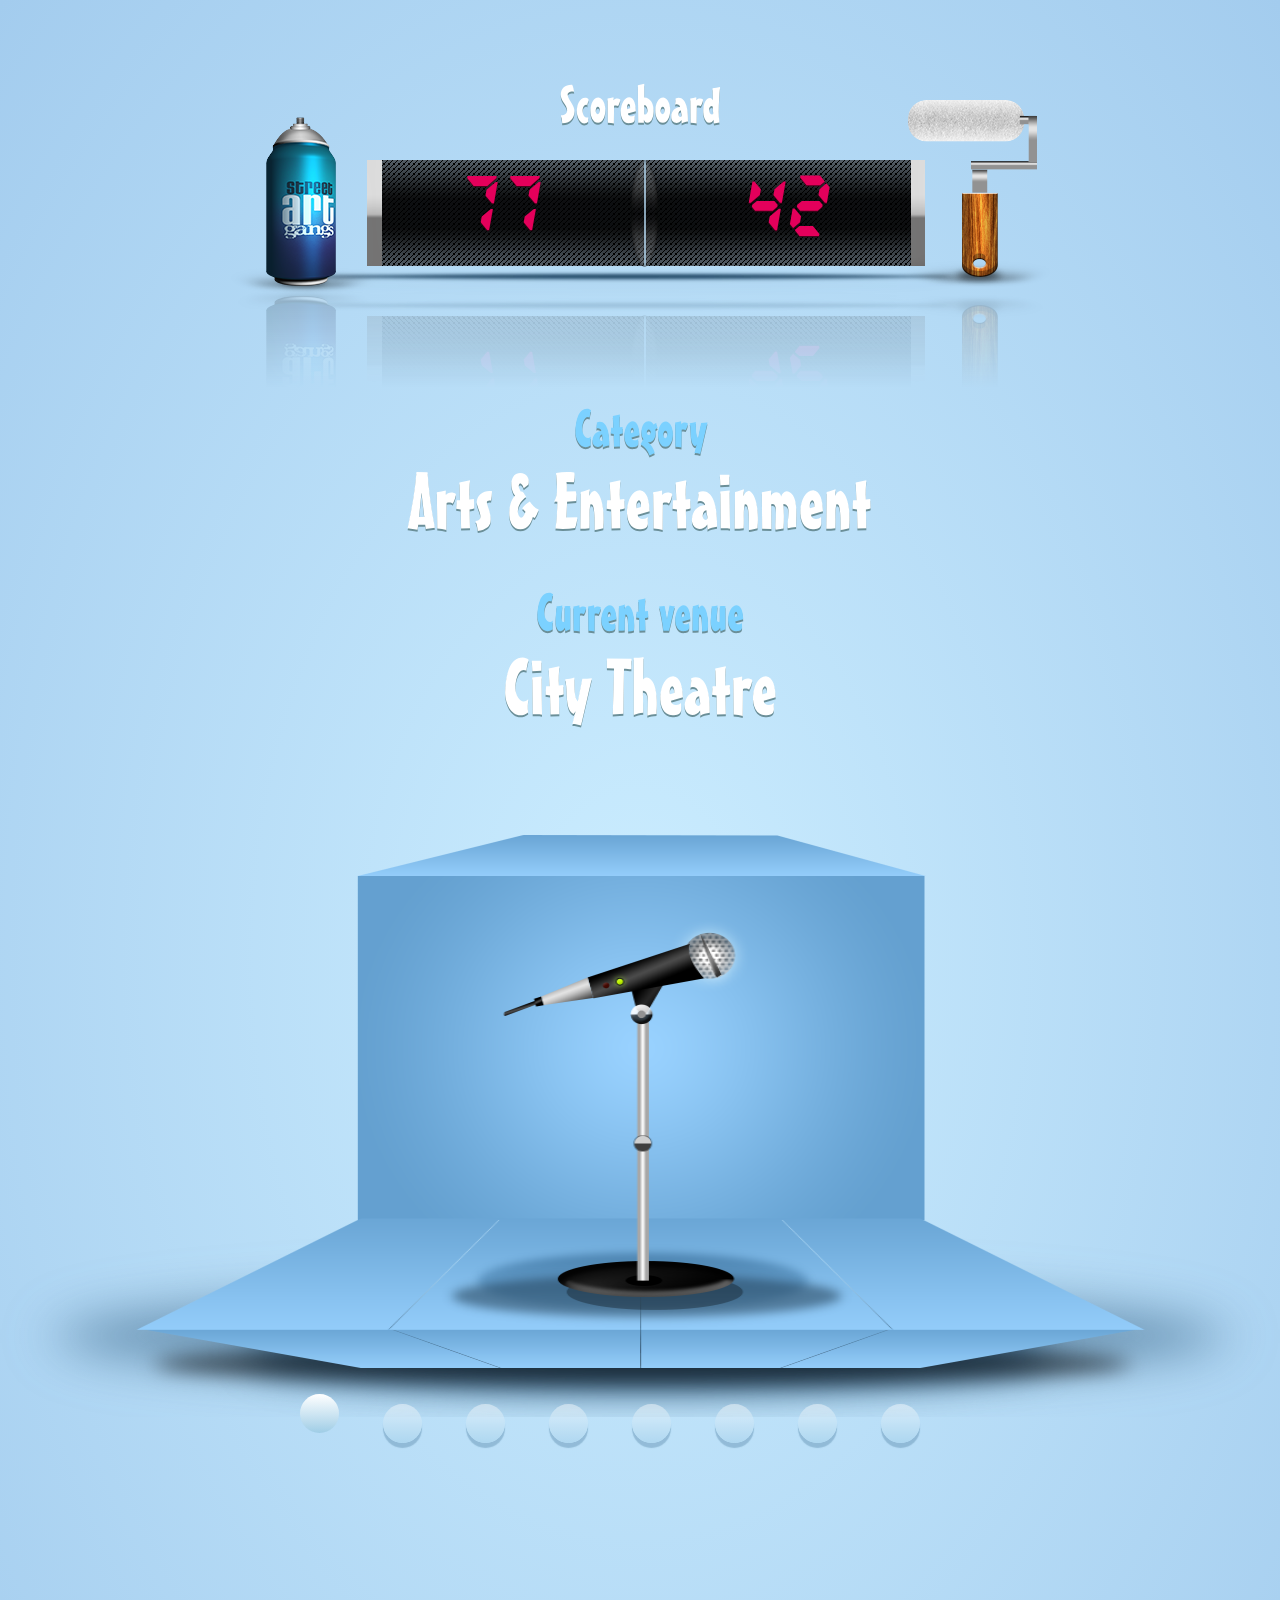
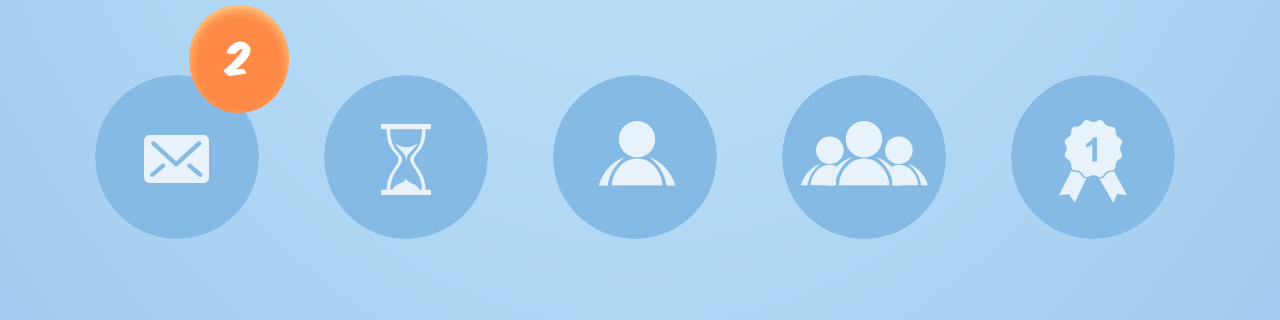
<file: index.html>
<!doctype html>

<head>
<meta charset="utf-8">

<title>Street Art Gangs</title>
<meta name="description" content="Street Art Gangs demo">
<meta name="author" content="Team NIMO">
<meta name="viewport" content="target-densityDpi=device-dpi" />

<!-- Main Stylesheet -->
<link rel="stylesheet" href="css/style.css">

<!-- Cordova -->
<script type="text/javascript" src="cordova-1.8.1.js"></script>

<!-- jQuery-->
<script type="text/javascript" src="js/libs/jquery.1.7.2.min.js"></script>
<script type="text/javascript" src="js/libs/jquery-ui-1.8.21.custom.min.js"></script>

<!-- WebSocket -->
<script type="text/javascript" src="js/libs/websocket.js"></script>

<!-- Application models-->
<script src="js/models/user.js"></script>
<script src="js/models/localization.js"></script>
<script src="js/models/venue.js"></script>
<script src="js/models/team.js"></script>

<!-- Application messaging protocol-->
<script src="js/protocol.js"></script>

<!-- iosSlider plugin -->
<script src = "js/libs/jquery.iosslider.js"></script>

<!-- Application logic-->
<script src="js/app.js"></script>	

</head>

<body>

	<div data-role="page" id="index">

		<div id="container_index">

			<header>
            <h4>Scoreboard</h4>
            	<div id="score">
                	<ul>
                    	<li id="sprayed"></li>
                        <li id="erased"></li>
                    </ul>
                
                </div>
                   
			</header>
 
      
			<div id="main">
            <ul id="locations">
                <li><h2>Category</h2></li> 
                <li><h2>Current venue</h2></li>   
			</ul>
                
                <div class = 'iosSlider'>
                
		
                    <div class = 'slider'>
                    
                        <div class = 'item' id = 'item1'>
                            
                            <div class = 'text1'><span>Arts & Entertainment</span></div>
                            
                          	<div class = 'text2'><span>City Theatre</span></div>
                            
                        	<img src="img/locations/arts_entertainment.png"> 
                        
                        </div>
                        
                        <div class = 'item' id = 'item2'>
                        
                            <div class = 'text1'><span>College & Education</span></div>
                            
                            <div class = 'text2'><span>University</span></div>
                            
                            <img src="img/locations/education.png">
                            
                        </div>
                        
                        <div class = 'item' id = 'item3'>
                        
                            <div class = 'text1'><span>Bar</span></div>
                            
                            <div class = 'text2'><span>Oluthuone Leskinen</span></div>
                            
                            <img src="img/locations/bar.png">
                        
                        </div>
                        
                        <div class = 'item' id = 'item4'>
                        
                            <div class = 'text1'><span>Food</span></div>
                            
                            <div class = 'text2'><span>Amarillo</span></div>
                            
                            <img src="img/locations/food.png">
                        
                        </div>
                        
                        <div class = 'item' id = 'item5'>
                        
                            <div class = 'text1'><span>Shop & Service</span></div>
                            
                            <div class = 'text2'><span>Stockmann</span></div>
                            
                            <img src="img/locations/shops.png">
                        
                        </div>
                        
                        <div class = 'item' id = 'item6'>
                        
                            <div class = 'text1'><span>Nightlife Spot</span></div>
                            
                            <div class = 'text2'><span>Tivoli</span></div>
                            
                            <img src="img/locations/nightlife_spots.png">
                        
                        </div>
                        
                        <div class = 'item' id = 'item7'>
                        
                            <div class = 'text1'><span>Great Outdoors</span></div>
                            
                            <div class = 'text2'><span>Rotuaari</span></div>
                            
                            <img src="img/locations/great_outdoors.png">
                        
                        </div>
                        
                        <div class = 'item' id = 'item8'>
                        
                            <div class = 'text1'><span>Travel & Transport</span></div>
                            
                            <div class = 'text2'><span>Railway station</span></div>
                            
                            <img src="img/locations/transportation.png">
                        
                        </div>
                    
                    </div>
			
                    <div class = 'iosSliderButtons'>
                        <div class = 'button'></div>
                        <div class = 'button'></div>
                        <div class = 'button'></div>
                        <div class = 'button'></div>
                        <div class = 'button'></div>
                        <div class = 'button'></div>
                        <div class = 'button'></div>
                        <div class = 'button'></div>
                    </div>
		
			</div>
        
            
			</div>
			<!--! end of #main -->

		<footer>
                        
            <nav>      
                <ul class="nav">       
                    <li><a href="messages.html" class="icon-mail"></a><span id="unread">2</span></li>
                    <li><a href="time.html" class="icon-cog"></a></li>
                    <li><a href="profile.html" class="icon-user"></a></li>
                    <li><a href="gang.html" class="icon-gang"></a></li>
                    <li><a href="leaderboards.html" class="icon-leaderboard"></a></li>
                </ul>
           
			</nav>

		</footer>

	</div>
    
<!-- Animating scores-->  
<script>
	jQuery({someValue: 0}).delay(300).animate({someValue: 110}, {
		duration: 1000,
		easing:'swing',
		step: function() {
			$('#sprayed').text(Math.ceil(this.someValue) + "");
		}
	});
	
	jQuery({someValue2: 0}).delay(300).animate({someValue2:60}, {
		duration: 1000,
		easing:'swing',
		step: function() { 
			 $('#erased').text (Math.ceil(this.someValue2) + "");
		}
	});
</script>

<!-- Font replacing using Cufon-->  
<script src="js/fonts/cufon-yui.js"></script>
<script src="js/fonts/MisterEarl_BT_400.font.js"></script> 
<script type="text/javascript">
	Cufon.replace('h2, h4,.text1, .text2', {
		textShadow: '0 2px 2px #6B8F98'
	});
</script>
</body>
</html>
</file>
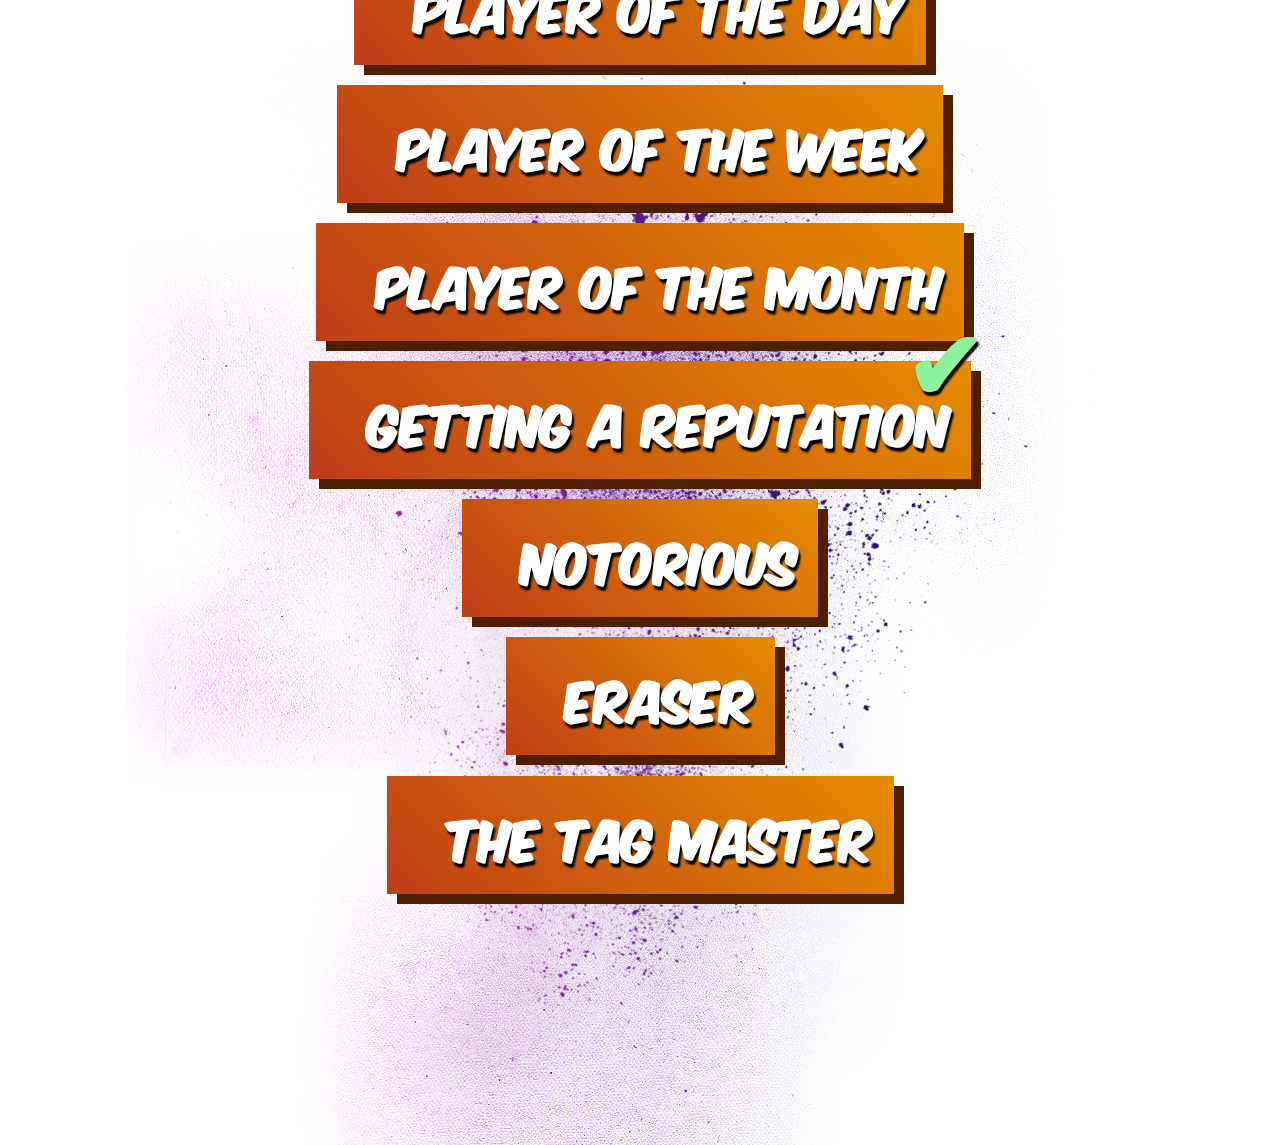
<file: achievements.html>
<!doctype html>

<head>
<meta charset="utf-8">

<title>Street Art Gangs</title>
<meta name="description" content="Street Art Gangs demo">
<meta name="author" content="Team NIMO">
<meta name="viewport" content="width=device-width, initial-scale=1">

<!-- Main Stylesheet -->
<link rel="stylesheet" href="css/style.css">
<link rel="stylesheet" href="css/jquery.mobile-1.1.1.css">

<!-- jQuery-->
<script type="text/javascript" src="js/libs/jquery.1.7.2.min.js"></script>
<script type="text/javascript" src="js/libs/jquery-ui-1.8.21.custom.min.js"></script>
<script type="text/javascript" src="js/libs/jquery.easing.1.3.js"></script>

<!-- jQuery Mobile-->
<script src="js/libs/jquery.mobile-1.1.1.js"></script>


<!-- Application models-->
<script src="js/models/user.js"></script>
<script src="js/models/localization.js"></script>
<script src="js/models/venue.js"></script>
<script src="js/models/team.js"></script>

<!-- Application messaging protocol-->
<script src="js/protocol.js"></script>
<!-- Application logic-->
<script src="js/app.js"></script>



</head>

<body>

	<div data-role="page" id="">
		<div id="container_achievements">

			<div id="main" role="main">
                
            
<div id="splash-bg"></div>
			
     <a id="cancel-btn" data-transition="slide" data-role="button" data-rel="back"><li id="cancel"></li></a>
          		
<div data-role="collapsible-set" id="achievement-box">
					
	<div data-role="collapsible">
	<h3>Rookie coming through <span class="check">✔</span></h3>
	<p>The First tag &amp; erasing accomplished</p>
	</div>
	
	<div data-role="collapsible">
	<h3>Player of the Day</h3>
	<p>Your spray count was the highest on that day</p>
	</div>
    
    <div data-role="collapsible">
	<h3>Player of the Week</h3>
	<p>Your spray count was the highest on that week</p>
	</div>
    
   	<div data-role="collapsible">
	<h3>Player of the Month</h3>
	<p>Your spray count was the highest on that month</p>
	</div>
    
    <div data-role="collapsible">
	<h3>Getting A Reputation <span class="check">✔</span></h3>
	<p>20 successfully sprayed.</p>
	</div>
    
    <div data-role="collapsible">
	<h3>Notorious</h3>
	<p>You've got "Player of the Day", "Player of the Week" &amp; "Player of the Month" achievements</p>
	</div>
    
    <div data-role="collapsible">
	<h3>Eraser</h3>
	<p>50 spray erased</p>
	</div>
    
    <div data-role="collapsible">
	<h3>The Tag Master</h3>
	<p>100 successfully sprayed</p>
	</div>
	
	
</div>
	   
        
       <!-- <dl class="accordion">

            <dt><a href="">Rookie coming through</a><span class="check">✔</span></dt>
            <dd>The First tag &amp; erasing accomplished</dd>
            
    		<dt><a href="">Player of the Day</a></dt>
            <dd>Your spray count was the highest on that day</dd>
            
            <dt><a href="">Player of the Week</a><span class="check">✔</span></dt>
            <dd>Your spray count was the highest on that week</dd>
            
            <dt><a href="">Player of the Month</a></dt>
            <dd>Your spray count was the highest on that month</dd>
            
            <dt><a href="">Getting A Reputation</a></dt>
            <dd>20 successfully sprayed</dd>
                       
            <dt><a href="">Notorious</a></dt>
            <dd>You've got "Player of the Day", "Player of the Week" &amp; "Player of the Month" achievements</dd>
            
            <dt><a href="">Eraser</a></dt>
            <dd>50 spray erased</dd>
            
            <dt><a href="">The Tag Master</a></dt>
            <dd>100 successfully sprayed</dd>
            
       </dl>-->
                                              	        

   
</body>
</html>
</file>
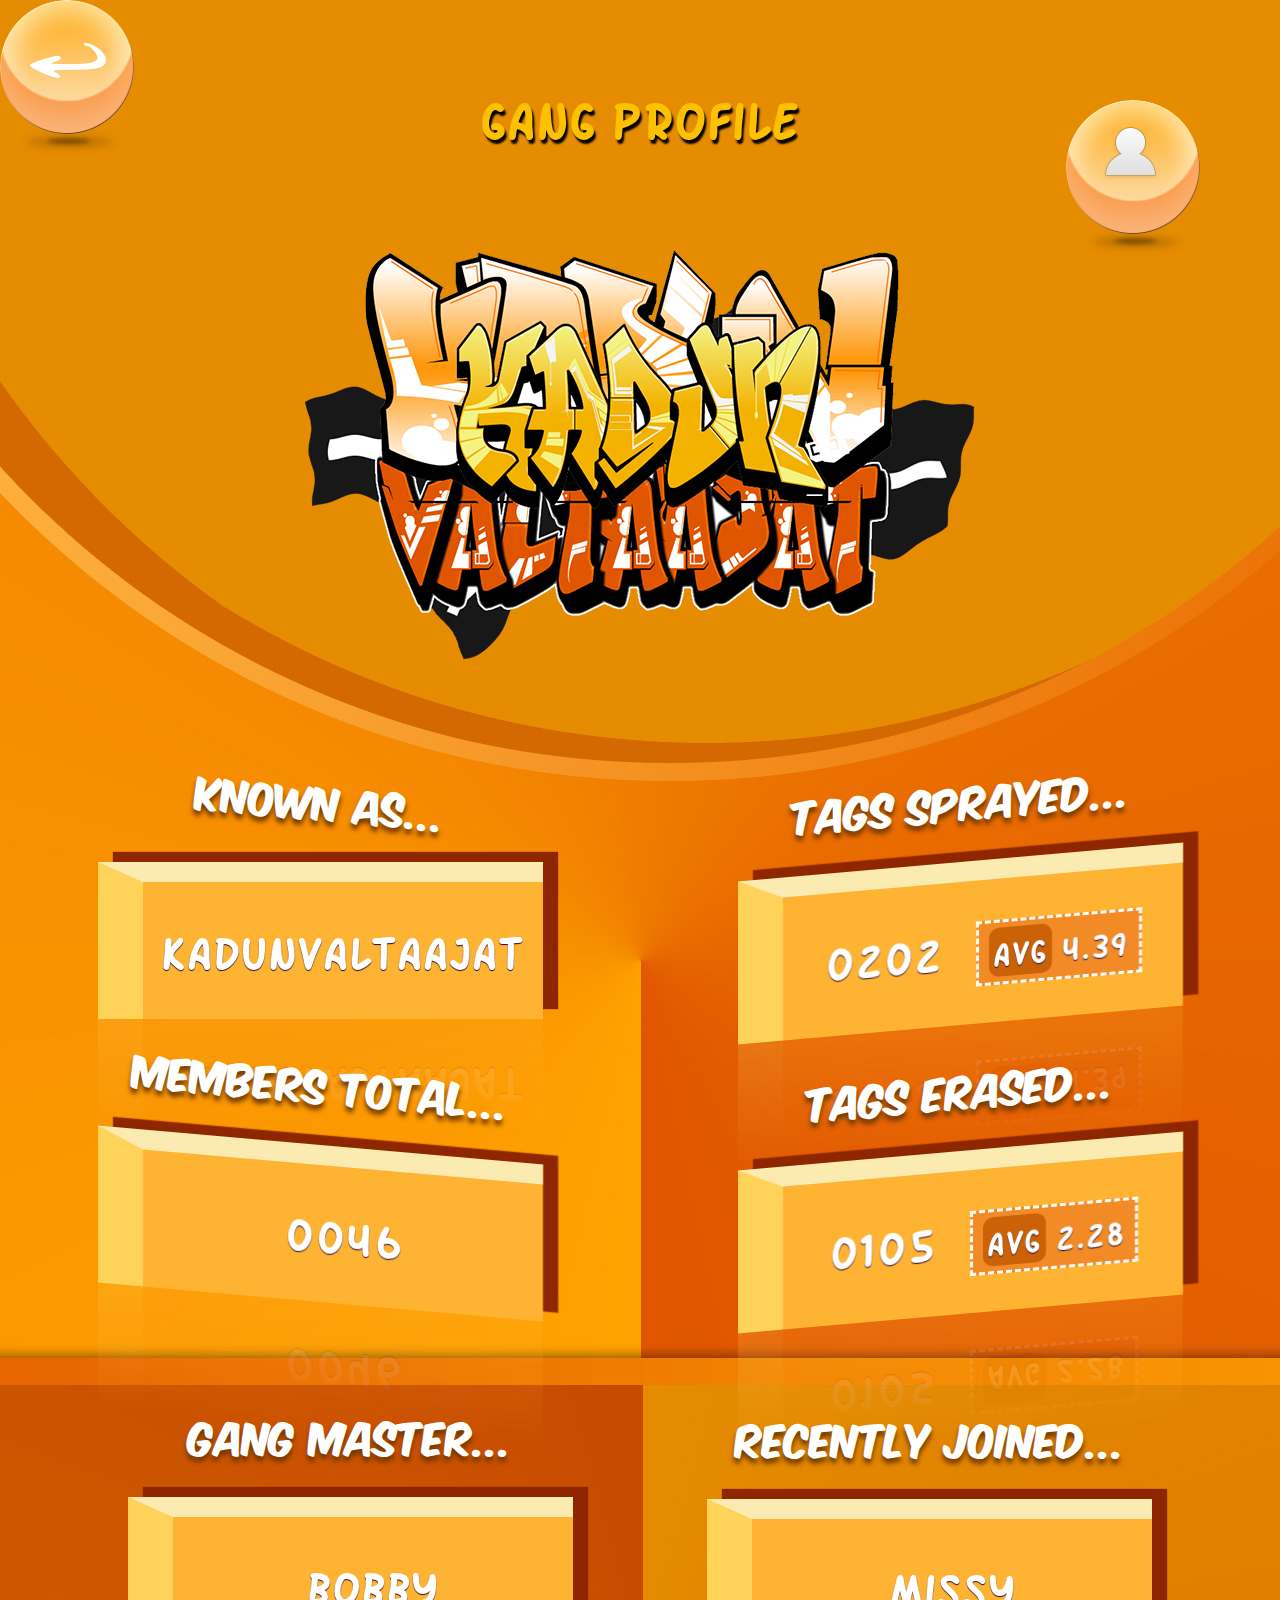
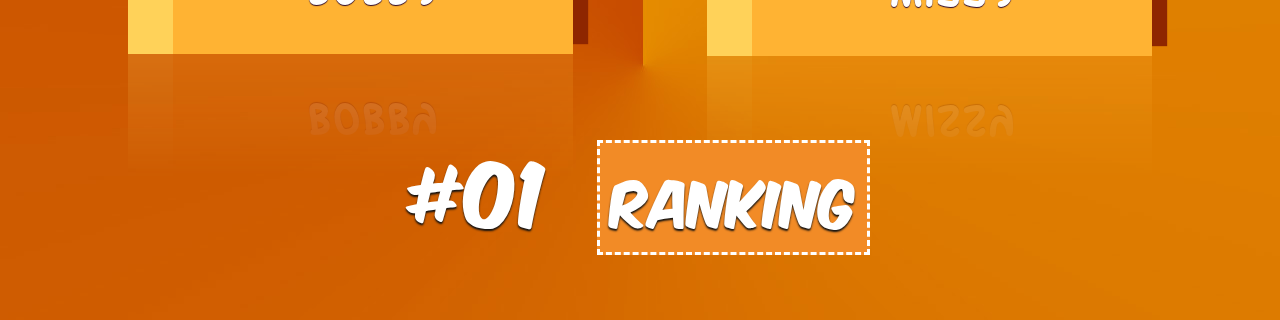
<file: gang.html>
<!doctype html>

<head>
<meta charset="utf-8">

<title>Street Art Gangs</title>
<meta name="description" content="Street Art Gangs demo">
<meta name="author" content="Team NIMO">
<meta name="viewport" content="width=device-width, initial-scale=1">

<!-- Main Stylesheet -->
<link rel="stylesheet" href="css/style.css">


<!-- jQuery-->
<script type="text/javascript" src="js/libs/jquery.1.7.2.min.js"></script>
<script type="text/javascript" src="js/libs/jquery-ui-1.8.21.custom.min.js"></script>


<!-- Application models-->
<script src="js/models/user.js"></script>
<script src="js/models/localization.js"></script>
<script src="js/models/venue.js"></script>
<script src="js/models/team.js"></script>

<!-- Application messaging protocol-->
<script src="js/protocol.js"></script>
<!-- Application logic-->
<script src="js/app.js"></script>


</head>

<body>

	<div data-role="page" id="gang">
		<div id="container_gang">

			<div id="main" role="main">
            
              <h1>Gang profile</h1> 
            	<ul class="buttons">
					<a href="index.html" id="back" data-transition="slide"><img src="img/gang-back.png"></a>
					<a href="profile.html" data-transition="slide"><li id="gang"></li></a>
				</ul>
                
                <div id="graffiti-box"><img src="img/gang-kadunvaltaajat.png"></div>
     
                <div id="gang-box">
                                                    
                    <div class="left-box">
                    
                        <p class="gang-data name">Known as...</p>
                        <p id="gang-name-gang">Kadunvaltaajat</p>                   
                        
                        <p class="gang-data members">Members total...</p>
                        <p id="members">0046</p>
                    
                    </div>
                    
                    <div class="right-box">
                    
                        <p class="gang-data sprayed">Tags sprayed...</p>
                        <p id="gang-tags-sprayed">0202 <span id="sprayed-avg">4.39</span></p>
                        
                        <p class="gang-data erased">Tags erased...</p>
                        <p id="gang-tags-erased">0105 <span id="erased-avg">2.28</span></p>
                        
                    </div>
                    
                    <div class="leader-box">
                    
                        <p class="gang-data master">Gang master...</p>
                        <p id="gang-master">Bobby</p>
                                                
                    </div>
                    
                   	<div class="recently-joined-box">
                    
                        <p class="gang-data recent">Recently joined...</p>
                        <p id="gang-recent">Missy</p>                                               
                    </div>
                    
                   	<div class="ranking-box">
                    
                        <p id="gang-ranking">#01 <span id="ranking">ranking</span></p>  
                                                                    
                    </div>
                                      
                                       
                </div>
			        
			</div>
        	<!--! end of #main -->
		
		</div>
    	<!--! end of #container --> 

	</div>
      
</body>
</html>
</file>
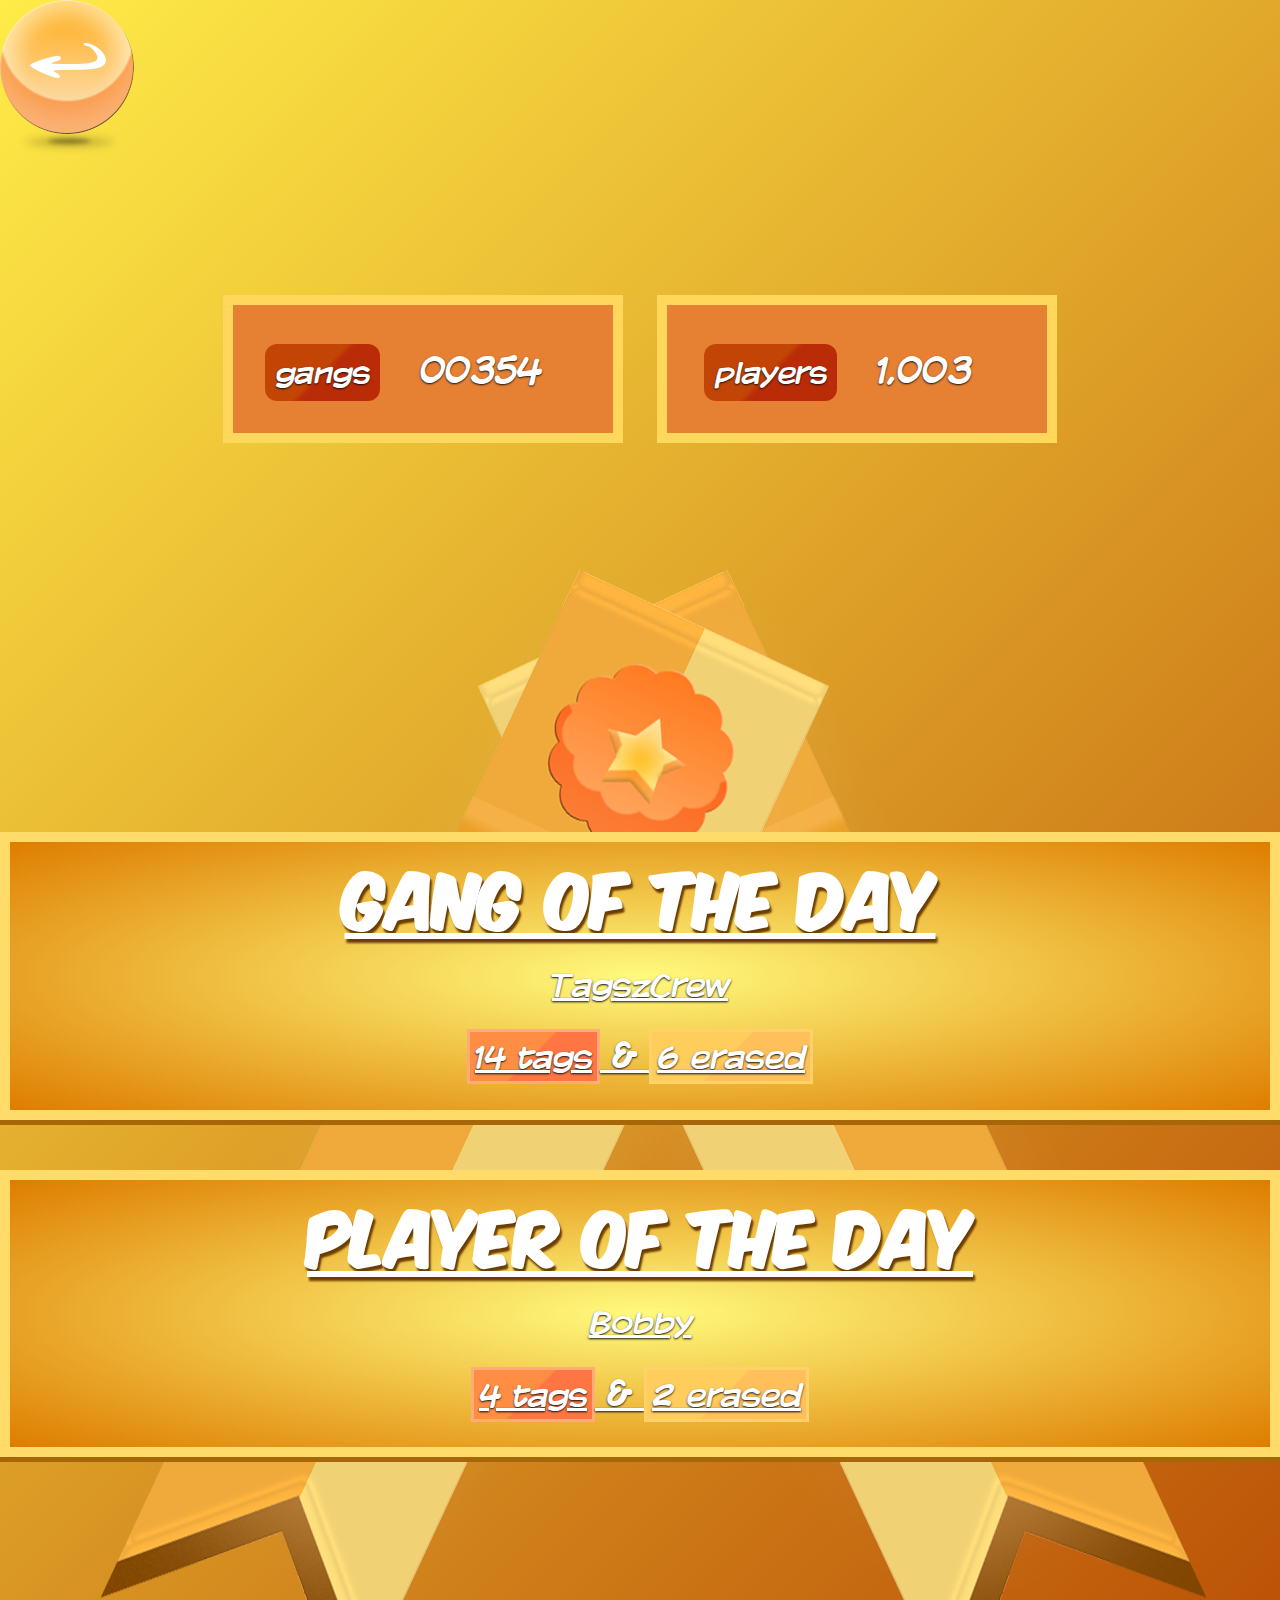
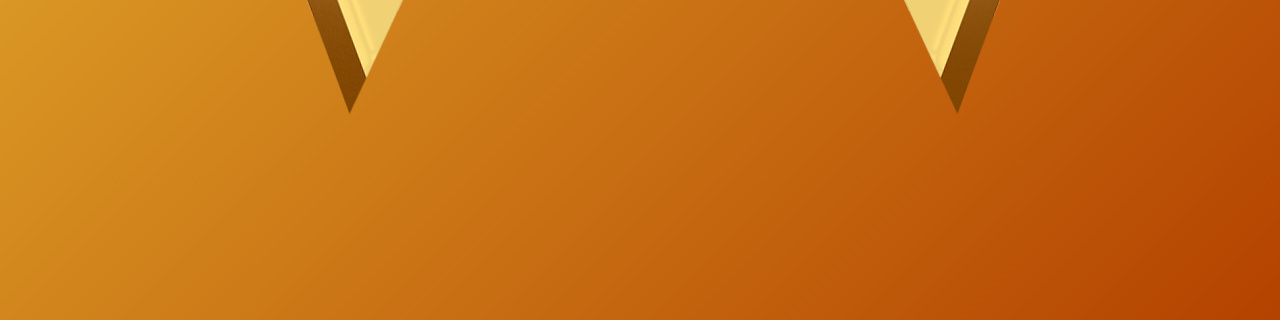
<file: leaderboard-menu.html>
<!doctype html>

<head>
<meta charset="utf-8">

<title>Street Art Gangs</title>
<meta name="description" content="Street Art Gangs demo">
<meta name="author" content="Team NIMO">
<meta name="viewport" content="width=device-width, initial-scale=1">

<!-- Main Stylesheet -->
<link rel="stylesheet" href="css/style.css">



<!-- jQuery-->
<script type="text/javascript" src="js/libs/jquery.1.7.2.min.js"></script>
<script type="text/javascript" src="js/libs/jquery-ui-1.8.21.custom.min.js"></script>


<!-- Application models-->
<script src="js/models/user.js"></script>
<script src="js/models/localization.js"></script>
<script src="js/models/venue.js"></script>
<script src="js/models/team.js"></script>

<!-- Application messaging protocol-->
<script src="js/protocol.js"></script>
<!-- Application logic-->
<script src="js/app.js"></script>


</head>

<body>

	<div data-role="page" id="leaderboard-menu">
		<div class="container_leaderboard-menu">

			<div id="main" role="main">
            
            <a href="index.html"><img src="img/gang-back.png"></a>
            
            <ul id="attendance">
            	<a href="leaderboard-gangs.html"><li id="gangs-total" class="total">00354</li></a>
                <a href="leaderboard-players.html"><li id="players-total" class="total">1,003</li></a>                    
            </ul>
            
            <div id="fame">
                     <a href="gang.html">      
                 <div class="recognition" id="gotd">
                 	<h3>Gang of the Day</h3>
                    <p id="gang-of-the-day">TagszCrew</p>
                    <p id="gang-of-the-day-count"><span id="gang-of-the-day-count-tags">14 tags</span> &amp; <span id="gang-of-the-day-count-erased">6 erased</span></p>
                 </div>
                 </a>
                 
                 <a href="profile.html">
                 <div class="recognition" id="potd">
                 	<h3>Player of the Day</h3>
                    <p id="player-of-the-day">Bobby</p>
                    <p id="player-of-the-day-count"><span id="player-of-the-day-count-tags">4 tags</span> &amp; <span id="player-of-the-day-count-erased">2 erased</span></p>
                 </div>
                 </a>
                        
                 <div id="badge"></div>           
         	</div>
			        
			</div>
        	<!--! end of #main -->
		
		</div>
    	<!--! end of #container --> 

	</div>

</body>
</html>
</file>
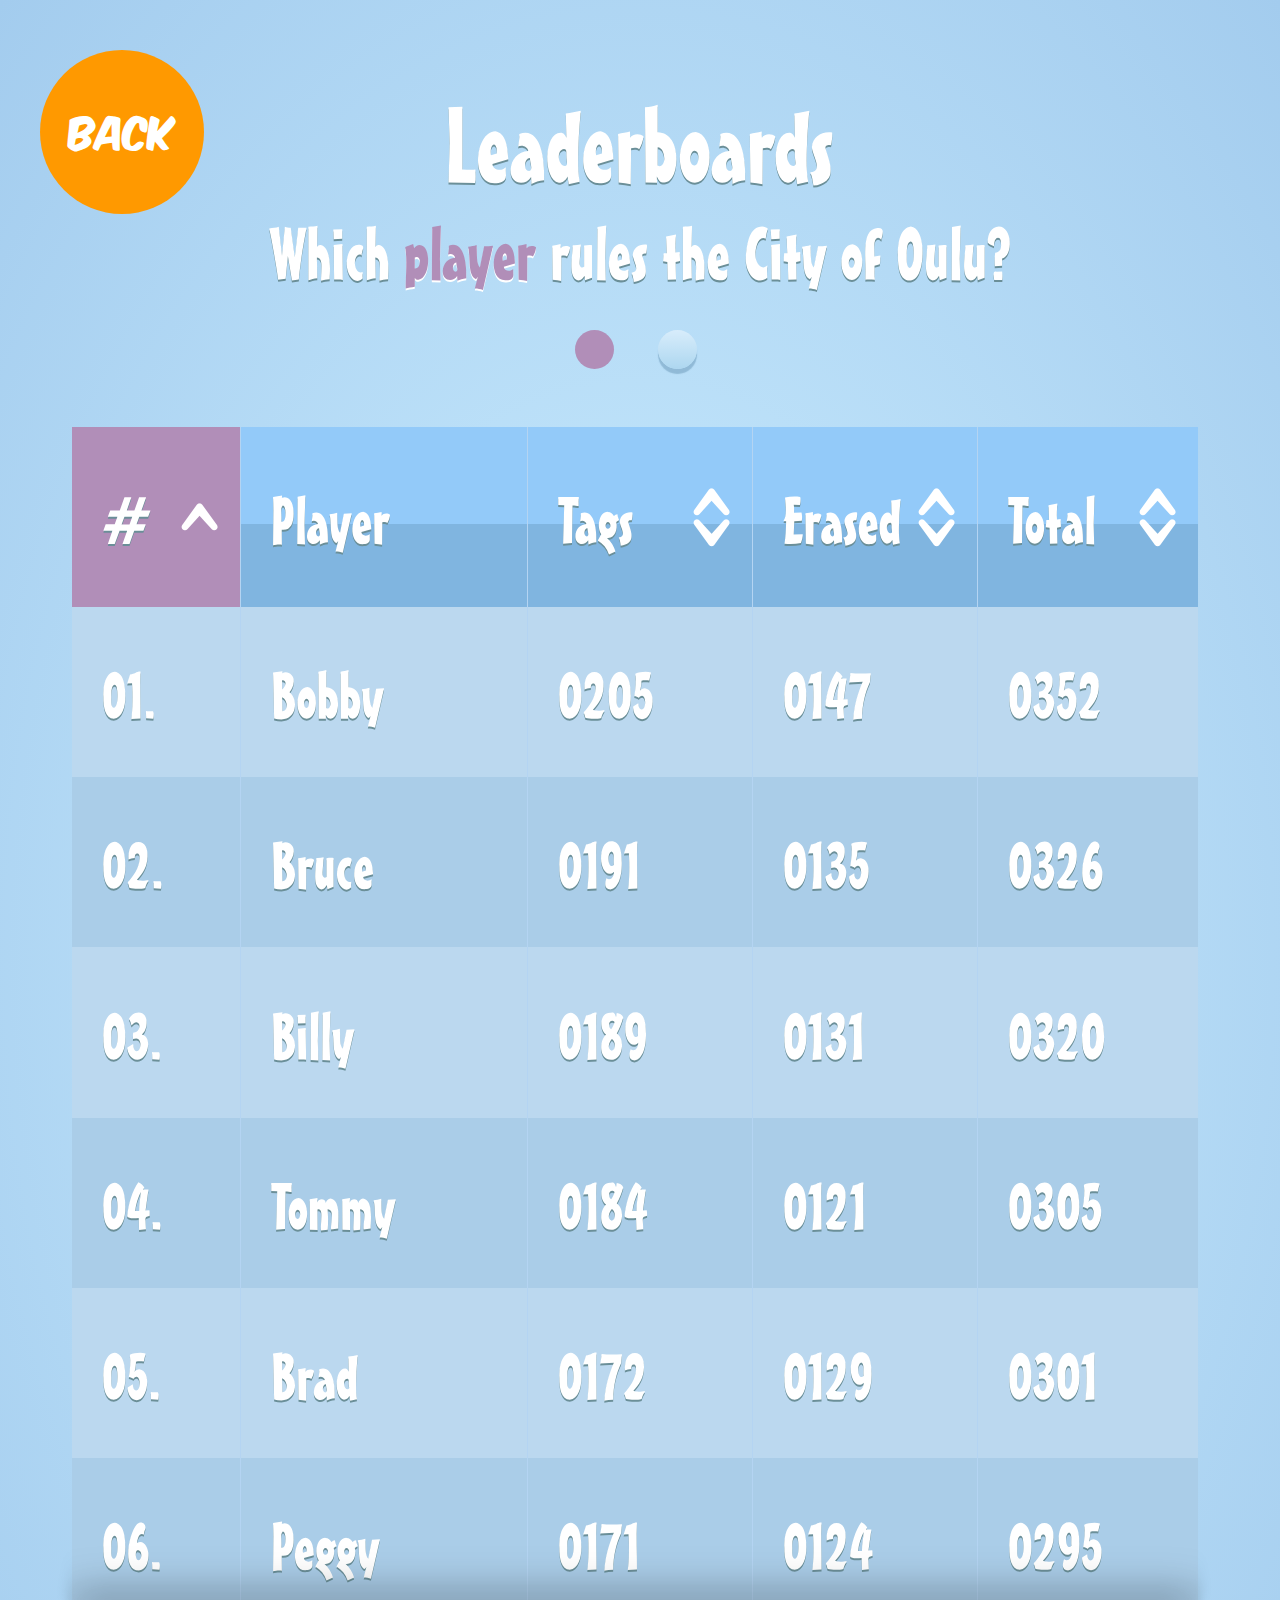
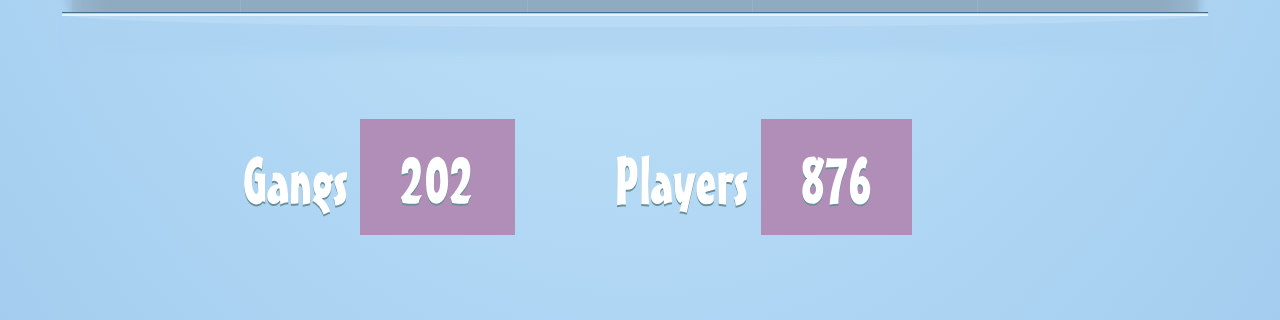
<file: leaderboards.html>
<!doctype html>

<head>
<meta charset="utf-8">

<title>Street Art Gangs</title>
<meta name="description" content="Street Art Gangs demo">
<meta name="author" content="Team NIMO">
<meta name="viewport" content="target-densityDpi=device-dpi" />

<!-- Main Stylesheet -->
<link rel="stylesheet" href="css/style.css">

<!-- jQuery-->
<script type="text/javascript" src="js/libs/jquery.1.7.2.min.js"></script>
<script type="text/javascript" src="js/libs/jquery-ui-1.8.21.custom.min.js"></script>

<!-- Application models-->
<script src="js/models/user.js"></script>
<script src="js/models/localization.js"></script>
<script src="js/models/venue.js"></script>
<script src="js/models/team.js"></script>

<!-- Application messaging protocol-->
<script src="js/protocol.js"></script>

<!-- iosSlider plugin -->
<script src = "js/libs/jquery.iosslider.js"></script>

<!-- NiceScroll-->
<script type="text/javascript" src="js/libs/jquery.nicescroll.min.js"></script>
<script>
  $(document).ready(function() {  
	$("#scroller").niceScroll({cursorcolor:"#B18EB8", cursorborder:"transparent", cursoropacitymax:"0"});
	$("#scroller2").niceScroll({cursorcolor:"#B18EB8", cursorborder:"transparent", cursoropacitymax:"0"});
}); 
</script>

<!-- Application logic-->
<script src="js/app.js"></script>

</head>

<body>

	<div data-role="page" id="leaderboard-players">
		<div class="container_leaderboard">

			<div id="main" role="main">
            
            	<a href="index.html"><div id="go_back">Back</div></a>
                                
                <div class = 'iosSlider2'>
                    
                        <div class = 'slider2'>
                        
                            <div class = 'item2' id = 'item11'>
                                <h1>Leaderboards<span>Which <em>player</em> rules the City of Oulu?</span></h1> 
    
                                <div id="scroller">
                                
                                    <table id="myTable" class="tablesorter"> 
                                            <thead> 
                                            <tr> 
                                                <th class="header place">#</th> 
                                                <th>Player</th> 
                                                <th class="header tags-total">Tags</th> 
                                                <th class="header erased-total">Erased</th>
                                                <th class="header sum-total">Total</th>  
                                            </tr> 
                                            </thead> 
                                            <tbody> 
                                            <tr class="odd"> 
                                                <td>01.</td> 
                                                <td>Bobby</td> 
                                                <td>0205</td> 
                                                <td>0147</td>
                                                <td>0352</td> 
                                            </tr> 
                                            <tr class="even"> 
                                                <td>02.</td> 
                                                <td>Bruce</td> 
                                                <td>0191</td> 
                                                <td>0135</td>
                                                <td>0326</td> 
                                            </tr> 
                                            <tr class="odd"> 
                                                <td>03.</td> 
                                                <td>Billy</td> 
                                                <td>0189</td> 
                                                <td>0131</td>
                                                <td>0320</td> 
                                            </tr> 
                                            <tr class="even"> 
                                                <td>04.</td> 
                                                <td>Tommy</td> 
                                                <td>0184</td> 
                                                <td>0121</td>
                                                <td>0305</td> 
                                            </tr>
                                            <tr class="odd"> 
                                                <td>05.</td> 
                                                <td>Brad</td> 
                                                <td>0172</td> 
                                                <td>0129</td>
                                                <td>0301</td> 
                                            </tr> 
                                            <tr class="even"> 
                                                <td>06.</td> 
                                                <td>Peggy</td> 
                                                <td>0171</td> 
                                                <td>0124</td>
                                                <td>0295</td> 
                                            </tr> 
                                            <tr class="odd"> 
                                                <td>07.</td> 
                                                <td>Robby</td> 
                                                <td>0193</td> 
                                                <td>0100</td>
                                                <td>0293</td>
                                            </tr> 
                                            <tr class="even"> 
                                                <td>08.</td> 
                                                <td>Maggie</td> 
                                                <td>0120</td> 
                                                <td>0161</td>
                                                <td>0281</td> 
                                            </tr>
                                            <tr class="odd"> 
                                                <td>09.</td> 
                                                <td>George</td> 
                                                <td>0115</td> 
                                                <td>0100</td>
                                                <td>0215</td> 
                                            </tr> 
                                            <tr class="even"> 
                                                <td>10.</td> 
                                                <td>Paul</td> 
                                                <td>099</td> 
                                                <td>097</td>
                                                <td>0196</td> 
                                            </tr> 
                                            <tr class="odd" id="myself"> 
                                                <td>11.</td> 
                                                <td>You</td> 
                                                <td>0120</td> 
                                                <td>0070</td>
                                                <td>0190</td> 
                                            </tr>
                                            <tr class="even"> 
                                                <td>12.</td> 
                                                <td>Lucy</td> 
                                                <td>0110</td> 
                                                <td>075</td>
                                                <td>0185</td> 
                                            </tr> 
                                            <tr class="odd"> 
                                                <td>13.</td> 
                                                <td>Alex</td> 
                                                <td>050</td> 
                                                <td>0100</td>
                                                <td>0150</td> 
                                            </tr> 
                                            <tr class="even"> 
                                                <td>14.</td> 
                                                <td>Ted</td> 
                                                <td>070</td> 
                                                <td>077</td>
                                                <td>0147</td> 
                                            </tr>
                                            <tr class="odd"> 
                                                <td>15.</td> 
                                                <td>Steven</td> 
                                                <td>077</td> 
                                                <td>068</td>
                                                <td>0145</td> 
                                            </tr> 
                                            <tr class="even"> 
                                                <td>16.</td> 
                                                <td>Liz</td> 
                                                <td>030</td> 
                                                <td>0110</td>
                                                <td>0140</td> 
                                            </tr> 
                                            <tr class="odd"> 
                                                <td>17.</td> 
                                                <td>Ralph</td> 
                                                <td>068</td> 
                                                <td>0068</td>
                                                <td>0136</td> 
                                            </tr> 
                                            <tr class="even"> 
                                                <td>18.</td> 
                                                <td>Amanda</td> 
                                                <td>0100</td> 
                                                <td>026</td>
                                                <td>0126</td> 
                                            </tr>
                                            <tr class="odd"> 
                                                <td>19.</td> 
                                                <td>Kelly</td> 
                                                <td>090</td> 
                                                <td>030</td>
                                                <td>0120</td> 
                                            </tr> 
                                            <tr class="even"> 
                                                <td>20.</td> 
                                                <td>Mark</td> 
                                                <td>057</td> 
                                                <td>033</td>
                                                <td>090</td> 
                                            </tr>      
                                            </tbody> 
                                        </table>
            
                                    </div>
                            </div>            
                            
                            <div class = 'item2' id = 'item22'>
                            <h1>Leaderboards<span>Which <em>gang</em> owns them all?</span></h1> 
                            
                                <div id="scroller2">
                                    <table id="myTable2" class="tablesorter"> 
                                    <thead> 
                                    <tr> 
                                        <th class="header place">#</th> 
                                        <th class="header gangs">Gang</th> 
                                        <th class="header tags-total">Avg</th> 
                                    </tr> 
                                    </thead> 
                                    <tbody> 
                                    <tr class="odd"> 
                                        <td>01.</td> 
                                        <td>Kadunvaltaajat</td> 
                                        <td>0125</td> 
                                    </tr> 
                                    <tr class="even"> 
                                        <td>02.</td> 
                                        <td>Taistelutoverit</td> 
                                        <td>0123</td> 
                                    </tr> 
                                    <tr class="odd"> 
                                        <td>03.</td> 
                                        <td>Kannuttajat</td> 
                                        <td>0121</td> 
                                    </tr> 
                                    <tr class="even"> 
                                        <td>04.</td> 
                                        <td>New Wave</td> 
                                        <td>0116</td> 
                                    </tr>
                                    <tr class="odd"> 
                                        <td>05.</td> 
                                        <td>The Rebels</td> 
                                        <td>0172</td> 
                                    </tr> 
                                    <tr class="even"> 
                                        <td>06.</td> 
                                        <td>TagzCrew</td> 
                                        <td>0111</td> 
                                    </tr> 
                                    <tr class="odd"> 
                                        <td>07.</td> 
                                        <td>Kings_of_Graffities</td> 
                                        <td>0107</td> 
                                    </tr> 
                                    <tr class="even"> 
                                        <td>08.</td> 
                                        <td>theElementz</td> 
                                        <td>0105</td> 
                                    </tr>
                                    <tr class="odd"> 
                                        <td>09.</td> 
                                        <td>StreetArtKings</td> 
                                        <td>0101</td> 
                                    </tr> 
                                    <tr class="even"> 
                                        <td>10.</td> 
                                        <td>Tags Master Squad</td> 
                                        <td>0099</td> 
                                    </tr> 
                                    <tr class="odd" id="my_gang"> 
                                        <td>11.</td> 
                                        <td>Your Gang</td> 
                                        <td>0096</td> 
                                    </tr>
                                    <tr class="even"> 
                                        <td>12.</td> 
                                        <td>TagzCrew</td> 
                                        <td>0187</td> 
                                    </tr> 
                                    <tr class="odd"> 
                                        <td>13.</td> 
                                        <td>Kings_of_Graffities</td> 
                                        <td>0143</td> 
                                    </tr> 
                                    <tr class="even"> 
                                        <td>14.</td> 
                                        <td>theElementz</td> 
                                        <td>0129</td> 
                                    </tr>
                                    <tr class="odd"> 
                                        <td>15.</td> 
                                        <td>GraffitiesBoyz</td> 
                                        <td>0067</td> 
                                    </tr> 
                                    <tr class="even"> 
                                        <td>16.</td> 
                                        <td>AwsomeGang</td> 
                                        <td>0058</td> 
                                    </tr> 
                                    <tr class="odd"> 
                                        <td>17.</td> 
                                        <td>CoolTaggers</td> 
                                        <td>00045</td> 
                                    </tr>
                                     <tr class="even"> 
                                        <td>18.</td> 
                                        <td>Rev0lution</td> 
                                        <td>0036</td> 
                                    </tr>
                                    <tr class="odd"> 
                                        <td>19.</td> 
                                        <td>ThaCitizens</td> 
                                        <td>0021</td> 
                                    </tr> 
                                    <tr class="even"> 
                                        <td>20.</td> 
                                        <td>OuluDudez</td> 
                                        <td>0015</td> 
                                    </tr>           
                                    </tbody> 
                                    </table>
    
                                </div>
                            </div>                           
                        
                        </div>
                        <!--! end of #slider2 -->
                
                        <div class = 'iosSliderButtons2'>
                            <div class = 'button2'></div>
                            <div class = 'button2'></div>
                        </div>
            
                </div>
               <!--! end of .ioSlider2 -->
            	
                 <div id="shadow"></div>
                 
                 <ul id="players-count">
                     <li>Gangs <span>202</span></li>
                     <li>Players <span>876</span></li>
                 </ul>
			        
			</div>
        	<!--! end of #main -->
		
		</div>
    	<!--! end of #container --> 

	</div>
    
<!-- Font replacing using Cufon-->  
<script src="js/fonts/cufon-yui.js"></script>
<script src="js/fonts/MisterEarl_BT_400.font.js"></script> 
<script type="text/javascript">
	Cufon.replace('h1, h1 span, #myTable, #myTable2, #players-count', {
		textShadow: '0 2px 2px #6B8F98'
	});
		Cufon.replace('em', {
		textShadow: '0 2px 2px #fff'
	});
</script>

<!-- TableSorter-->
<script src="js/libs/jquery.tablesorter.js"></script>

</body>
</html>
</file>
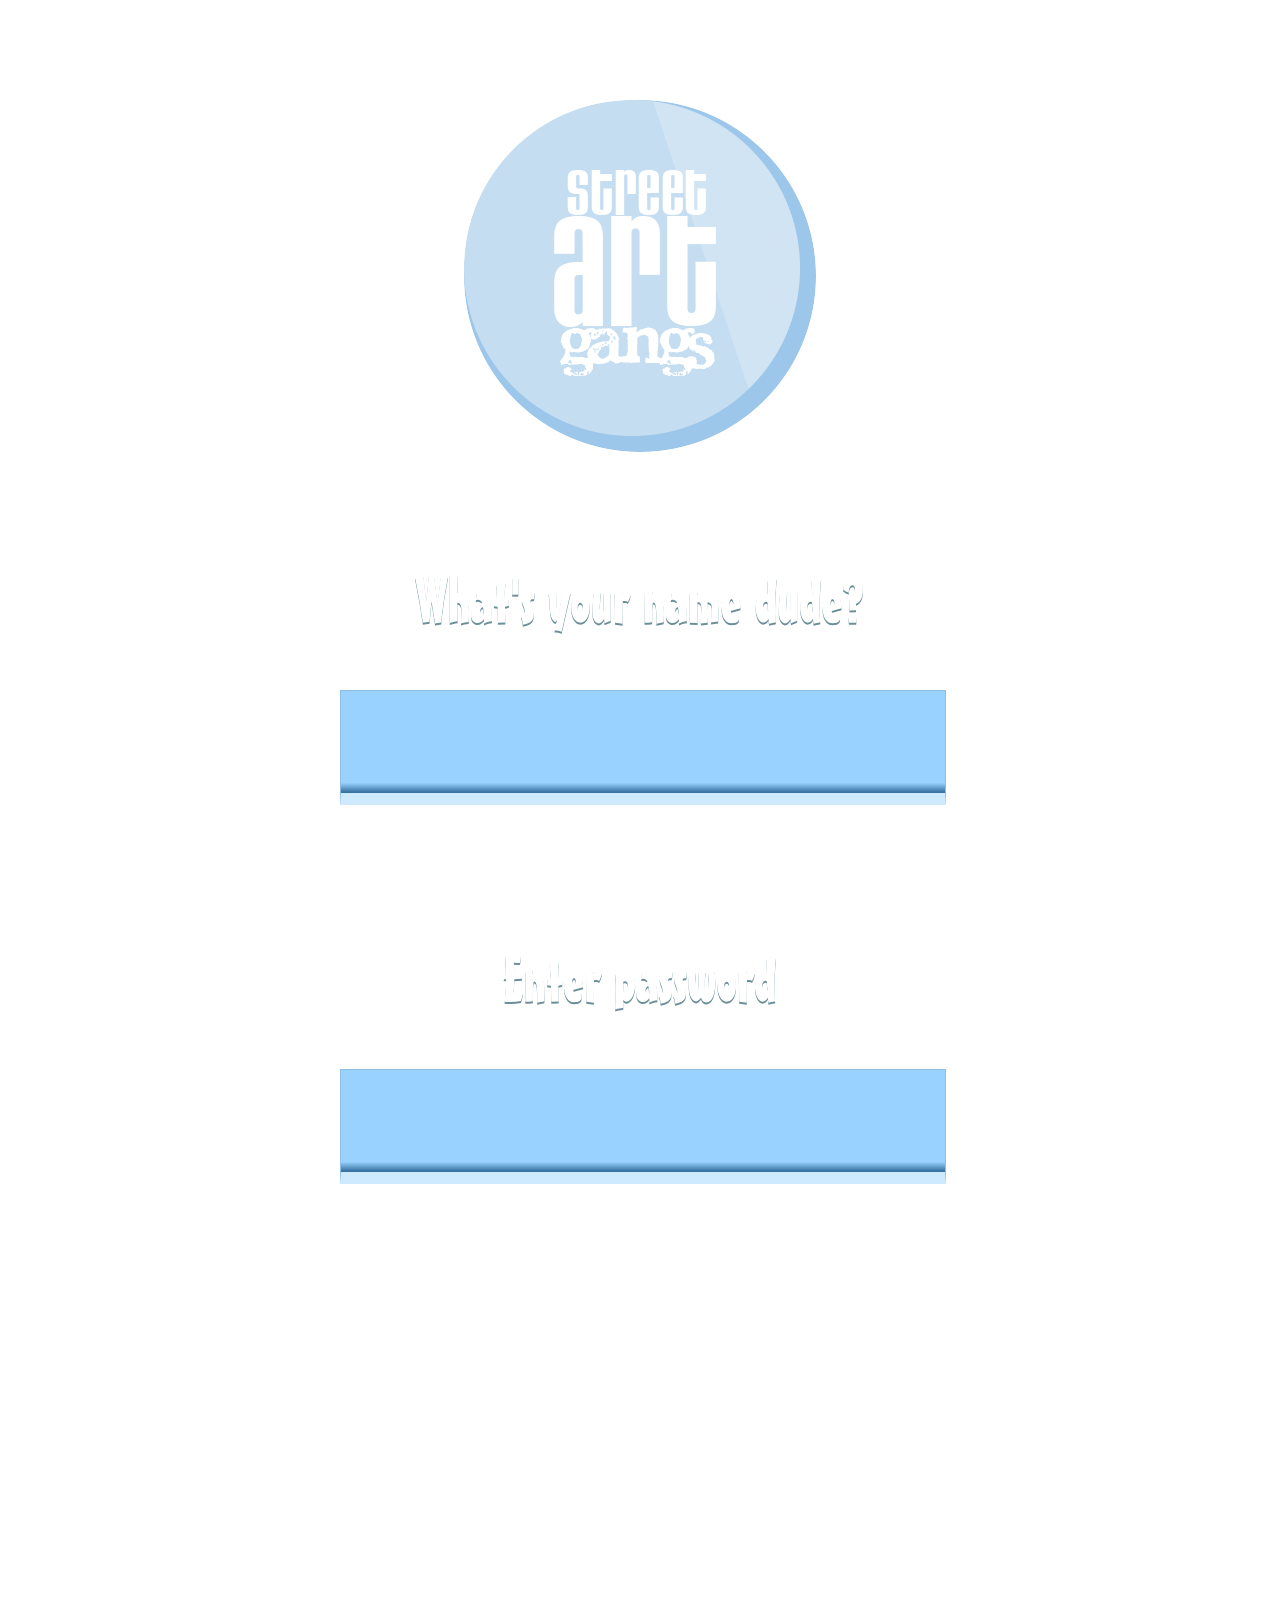
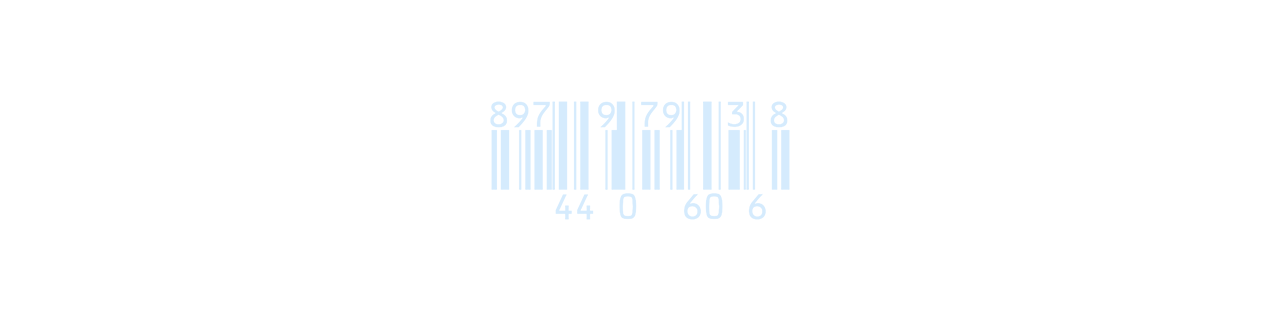
<file: login.html>
<!doctype html>

<head>
<meta charset="utf-8">

<title>Street Art Gangs</title>
<meta name="description" content="Street Art Gangs demo">
<meta name="author" content="Team NIMO">
<meta name="viewport" content="target-densityDpi=device-dpi" />

<link rel="stylesheet" href="css/style.css">

<!-- Cordova -->
<script type="text/javascript" src="cordova-1.8.1.js"></script>

<!-- jQuery-->
<script type="text/javascript" src="js/libs/jquery.1.7.2.min.js"></script>
<script type="text/javascript" src="js/libs/jquery-ui-1.8.21.custom.min.js"></script>

<!--Some validation for demo purpose-->
<script type="text/javascript">
$(document).ready(function() {
    $('#login_btn').hide();
    $('input').change(function(e) {
        if ($('#username').val() && $('#password').val() && validatePassword($('#password').val())) {
            $('#login_btn').show();
        }
    });
});

var validatePassword = function(password) {
    var re = /foobar/;
    return re.test(password);
};
</script>

<!-- WebSocket -->
<script type="text/javascript" src="js/libs/websocket.js"></script>

<!-- Application models-->
<script src="js/models/user.js"></script>
<script src="js/models/localization.js"></script>
<script src="js/models/venue.js"></script>
<script src="js/models/team.js"></script>

<!-- Application messaging protocol-->
<script src="js/protocol.js"></script>

<!-- Application logic-->
<script src="js/app.js"></script>

</head>

<body>


	<div id="container_login">

			<div id="main" role="main">
            
            <div id="logo"></div>
            
			<div id="login-box">
           		<form id="login" method="link" action="index.html">
        			<h2>What's your name dude?</h2>
                    <input type="text" size="15" name="username" id="username" class="required" />
                    <br />
                    <h2>Enter password</h2>
                    <input type="password" size="15" name="password" id="password" class="required" />
                    <br />
                    <input type="submit" accesskey="l" id="login_btn" name="login" value="I'm ready" />   
                </form>
                    
            </div>
			<!--! end of #login-box -->
            
            <div id="code"></div>

		  </div>
        	<!--! end of #main -->
		
		</div>
    	<!--! end of #container -->       


<script src="js/fonts/cufon-yui.js"></script>
<script src="js/fonts/MisterEarl_BT_400.font.js"></script> 
<script type="text/javascript">
	Cufon.replace('h2', {
		textShadow: '0 2px 2px #6B8F98'
	});
</script>

</body>
</html>
</file>
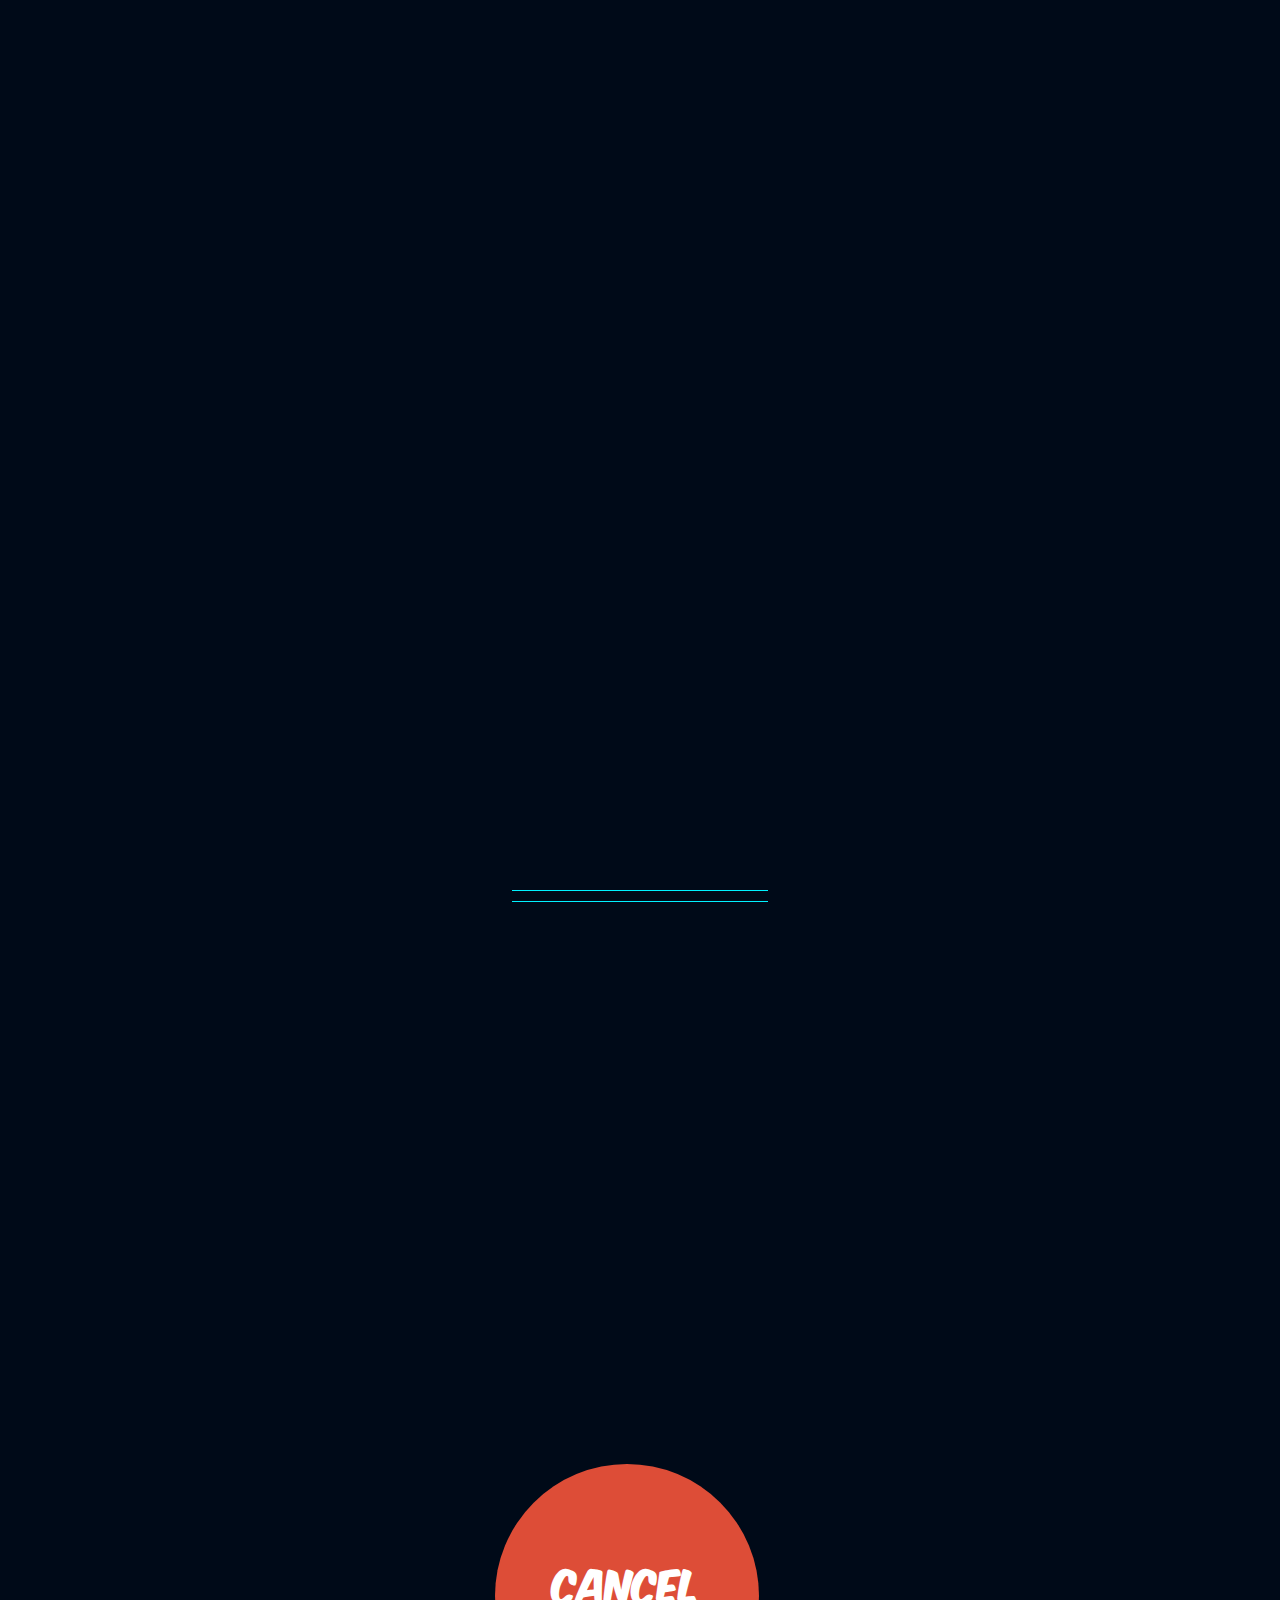
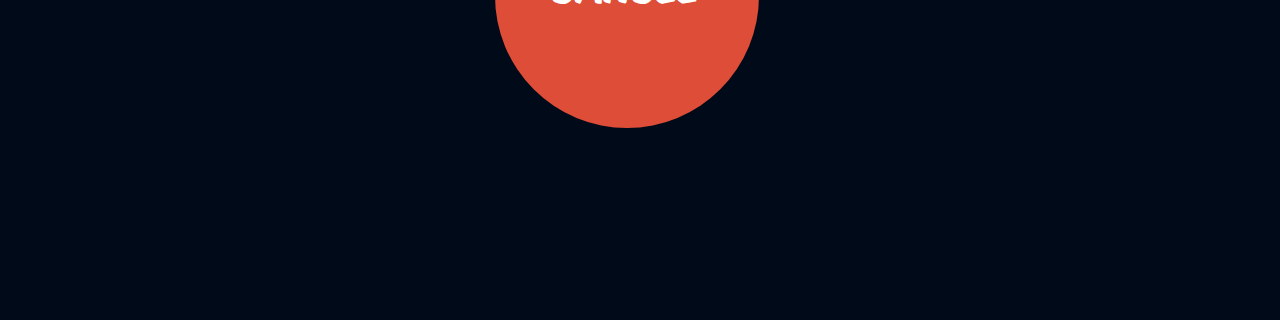
<file: spray.html>
<!doctype html>

<head>
<meta charset="utf-8">

<title>Street Art Gangs</title>
<meta name="description" content="Street Art Gangs demo">
<meta name="author" content="Team NIMO">
<meta name="viewport" content="target-densityDpi=device-dpi" />

<!-- Main Stylesheet -->
<link rel="stylesheet" href="css/style.css">

<!-- jQuery-->
<script type="text/javascript" src="js/libs/jquery.1.7.2.min.js"></script>
<script type="text/javascript" src="js/libs/jquery-ui-1.8.21.custom.min.js"></script>
<script type="text/javascript" src="js/libs/jquery.easing.1.3.js"></script>

<!-- Loader-->
<script type="text/javascript" src="js/libs/bootstrap-progressbar.js"></script>

<!-- Application models-->
<script src="js/models/user.js"></script>
<script src="js/models/localization.js"></script>
<script src="js/models/venue.js"></script>
<script src="js/models/team.js"></script>

<!-- Application messaging protocol-->
<script src="js/protocol.js"></script>
<!-- Application logic-->
<script src="js/app.js"></script>

</head>

<body>

	<div data-role="page" id="spray">
		<div id="container_spray">

    	<div id="spray-burst"></div>
        <div id="spray-burst2"></div>
         <div id="spray-burst3"></div>
       

    <!--Loader-->
    <div id="loading">

        <div class="progress">
            <div class="bar two-sec-ease-in-out" data-percentage="100"></div>
        </div>
                
    </div>
    <!--Loading ends-->
    
    <p id="progress">Spraying in progress</p>
    <p id="finished">Cool, it's done!</p>
    
        <a href="index.html"><div id="cancel">Cancel</div></a>
        <a href="#"><div id="proceed">Proceed</div></a>
    
 	</div><!--! end of #main -->
     
  </div><!--! end of #container -->
	</div>
    
<!-- Font replacing using Cufon-->  
<script src="js/fonts/cufon-yui.js"></script>
<script src="js/fonts/MisterEarl_BT_400.font.js"></script> 
<script type="text/javascript">
	Cufon.replace('#progress, #finished', {
		textShadow: '0 2px 2px #6B8F98'
	});
</script>

</body>
</html>
</file>
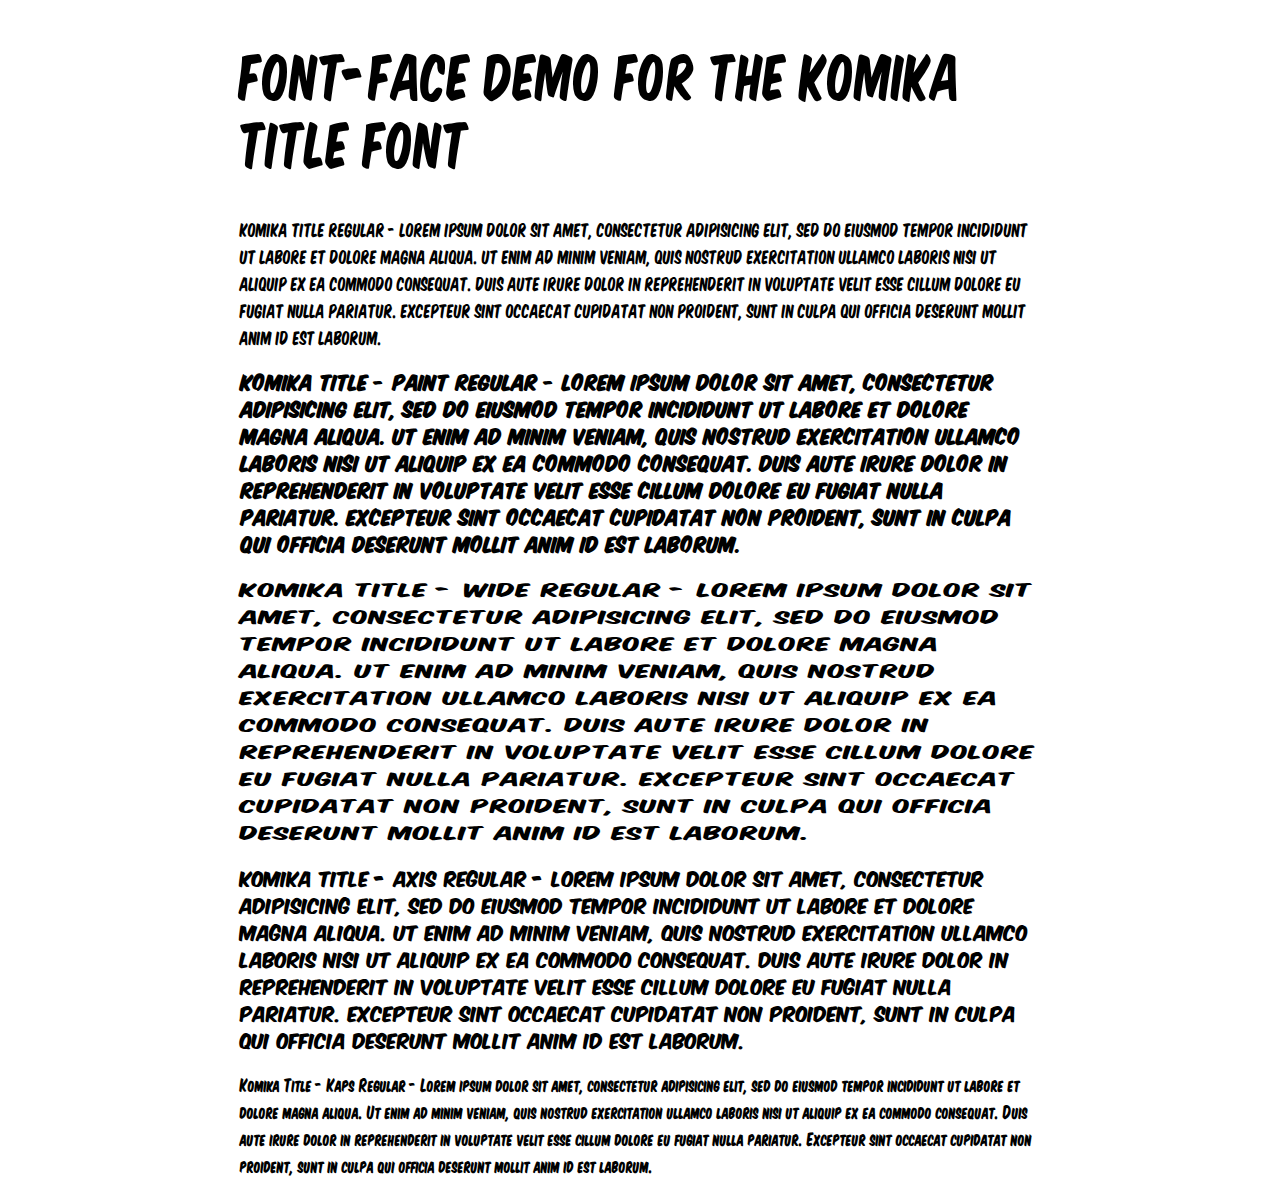
<file: js/fonts/Komika_title/demo.html>
<!DOCTYPE html PUBLIC "-//W3C//DTD XHTML 1.0 Strict//EN"
	"http://www.w3.org/TR/xhtml1/DTD/xhtml1-strict.dtd">

<html xmlns="http://www.w3.org/1999/xhtml" xml:lang="en" lang="en">
<head>
	<meta http-equiv="Content-Type" content="text/html; charset=utf-8"/>

	<title>Font Face Demo</title>
	<link rel="stylesheet" href="stylesheet.css" type="text/css" charset="utf-8">
	<style type="text/css" media="screen">
		h1.fontface {font: 60px/68px 'KomikaTitleRegular', Arial, sans-serif;letter-spacing: 0;}

		p.style1 {font: 18px/27px 'KomikaTitleRegular', Arial, sans-serif;}
		p.style2 {font: 18px/27px 'KomikaTitle-PaintRegular', Arial, sans-serif;}
		p.style3 {font: 18px/27px 'KomikaTitleWideRegular', Arial, sans-serif;}
		p.style4 {font: 18px/27px 'KomikaTitleAxisRegular', Arial, sans-serif;}
		p.style5 {font: 18px/27px 'KomikaTitleKapsRegular', Arial, sans-serif;}
		
		#container {
			width: 800px;
			margin-left: auto;
			margin-right: auto;
		}
	</style>
</head>

<body>
	<div id="container">
		<h1 class="fontface">FONT-FACE DEMO FOR THE KOMIKA TITLE FONT</h1>
	
	 

	<p class="style1">Komika Title Regular - Lorem ipsum dolor sit amet, consectetur adipisicing elit, sed do eiusmod tempor incididunt ut labore et dolore magna aliqua. Ut enim ad minim veniam, quis nostrud exercitation ullamco laboris nisi ut aliquip ex ea commodo consequat. Duis aute irure dolor in reprehenderit in voluptate velit esse cillum dolore eu fugiat nulla pariatur. Excepteur sint occaecat cupidatat non proident, sunt in culpa qui officia deserunt mollit anim id est laborum.</p>

	 

	<p class="style2">Komika Title - Paint Regular - Lorem ipsum dolor sit amet, consectetur adipisicing elit, sed do eiusmod tempor incididunt ut labore et dolore magna aliqua. Ut enim ad minim veniam, quis nostrud exercitation ullamco laboris nisi ut aliquip ex ea commodo consequat. Duis aute irure dolor in reprehenderit in voluptate velit esse cillum dolore eu fugiat nulla pariatur. Excepteur sint occaecat cupidatat non proident, sunt in culpa qui officia deserunt mollit anim id est laborum.</p>

	 

	<p class="style3">Komika Title - Wide Regular - Lorem ipsum dolor sit amet, consectetur adipisicing elit, sed do eiusmod tempor incididunt ut labore et dolore magna aliqua. Ut enim ad minim veniam, quis nostrud exercitation ullamco laboris nisi ut aliquip ex ea commodo consequat. Duis aute irure dolor in reprehenderit in voluptate velit esse cillum dolore eu fugiat nulla pariatur. Excepteur sint occaecat cupidatat non proident, sunt in culpa qui officia deserunt mollit anim id est laborum.</p>

	 

	<p class="style4">Komika Title - Axis Regular - Lorem ipsum dolor sit amet, consectetur adipisicing elit, sed do eiusmod tempor incididunt ut labore et dolore magna aliqua. Ut enim ad minim veniam, quis nostrud exercitation ullamco laboris nisi ut aliquip ex ea commodo consequat. Duis aute irure dolor in reprehenderit in voluptate velit esse cillum dolore eu fugiat nulla pariatur. Excepteur sint occaecat cupidatat non proident, sunt in culpa qui officia deserunt mollit anim id est laborum.</p>

	 

	<p class="style5">Komika Title - Kaps Regular - Lorem ipsum dolor sit amet, consectetur adipisicing elit, sed do eiusmod tempor incididunt ut labore et dolore magna aliqua. Ut enim ad minim veniam, quis nostrud exercitation ullamco laboris nisi ut aliquip ex ea commodo consequat. Duis aute irure dolor in reprehenderit in voluptate velit esse cillum dolore eu fugiat nulla pariatur. Excepteur sint occaecat cupidatat non proident, sunt in culpa qui officia deserunt mollit anim id est laborum.</p>

		</div>
</body>
</html>
</file>
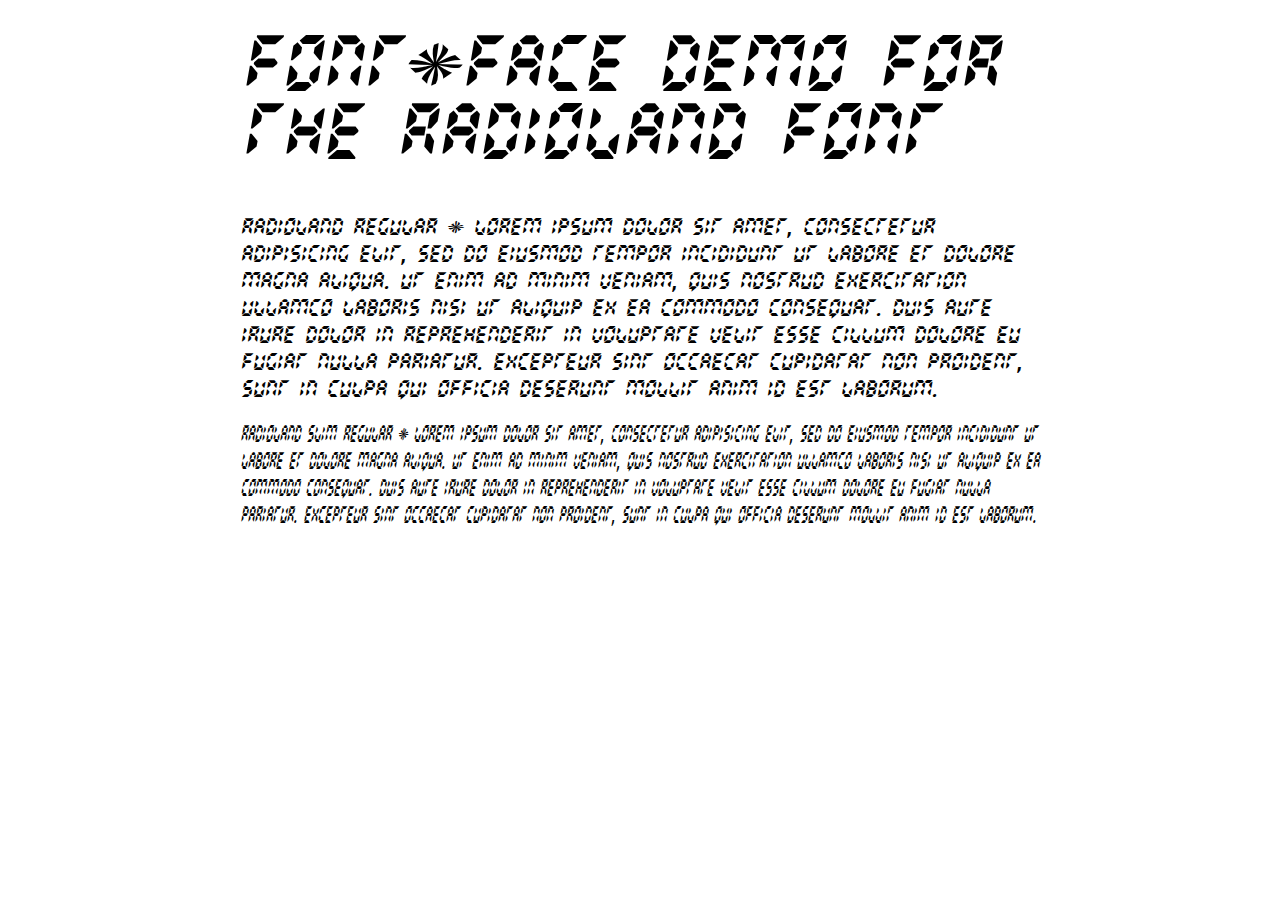
<file: js/fonts/radioland/demo.html>
<!DOCTYPE html PUBLIC "-//W3C//DTD XHTML 1.0 Strict//EN"
	"http://www.w3.org/TR/xhtml1/DTD/xhtml1-strict.dtd">

<html xmlns="http://www.w3.org/1999/xhtml" xml:lang="en" lang="en">
<head>
	<meta http-equiv="Content-Type" content="text/html; charset=utf-8"/>

	<title>Font Face Demo</title>
	<link rel="stylesheet" href="stylesheet.css" type="text/css" charset="utf-8">
	<style type="text/css" media="screen">
		h1.fontface {font: 60px/68px 'RadiolandRegular', Arial, sans-serif;letter-spacing: 0;}

		p.style1 {font: 18px/27px 'RadiolandRegular', Arial, sans-serif;}
		p.style2 {font: 18px/27px 'RadiolandSlimRegular', Arial, sans-serif;}
		
		#container {
			width: 800px;
			margin-left: auto;
			margin-right: auto;
		}
	</style>
</head>

<body>
	<div id="container">
		<h1 class="fontface">FONT-FACE DEMO FOR THE RADIOLAND FONT</h1>
	
	 

	<p class="style1">Radioland Regular - Lorem ipsum dolor sit amet, consectetur adipisicing elit, sed do eiusmod tempor incididunt ut labore et dolore magna aliqua. Ut enim ad minim veniam, quis nostrud exercitation ullamco laboris nisi ut aliquip ex ea commodo consequat. Duis aute irure dolor in reprehenderit in voluptate velit esse cillum dolore eu fugiat nulla pariatur. Excepteur sint occaecat cupidatat non proident, sunt in culpa qui officia deserunt mollit anim id est laborum.</p>

	 

	<p class="style2">Radioland Slim Regular - Lorem ipsum dolor sit amet, consectetur adipisicing elit, sed do eiusmod tempor incididunt ut labore et dolore magna aliqua. Ut enim ad minim veniam, quis nostrud exercitation ullamco laboris nisi ut aliquip ex ea commodo consequat. Duis aute irure dolor in reprehenderit in voluptate velit esse cillum dolore eu fugiat nulla pariatur. Excepteur sint occaecat cupidatat non proident, sunt in culpa qui officia deserunt mollit anim id est laborum.</p>

		</div>
</body>
</html>
</file>
<file: css/style.css>
﻿/*
 * HTML5 ✰ Boilerplate
 *
 * What follows is the result of much research on cross-browser styling.
 * Credit left inline and big thanks to Nicolas Gallagher, Jonathan Neal,
 * Kroc Camen, and the H5BP dev community and team.
 *
 * Detailed information about this CSS: h5bp.com/css
 *
 * ==|== normalize ==========================================================
 testing
 */


/* =============================================================================
   HTML5 display definitions
   ========================================================================== */

article, aside, details, figcaption, figure, footer, header, hgroup, nav, section { display: block; }
audio, canvas, video { display: inline-block; *display: inline; *zoom: 1; }
audio:not([controls]) { display: none; }
[hidden] { display: none; }


/* =============================================================================
   Base
   ========================================================================== */

/*
 * 1. Correct text resizing oddly in IE6/7 when body font-size is set using em units
 * 3. Prevent iOS text size adjust on device orientation change, without disabling user zoom: h5bp.com/g
 */

html { font-size: 100%; -webkit-text-size-adjust: 100%; -ms-text-size-adjust: 100%; }

body { margin: 0; font-size: 13px; line-height: 1.231; }

body, button, input, select, textarea { font-family: sans-serif; color: #222; }



/* =============================================================================
   Links
   ========================================================================== */

a { color: #ffffff; }
/*a:hover { color: #06e; }*/
/*a:focus { outline: thin dotted; }*/

/* Improve readability when focused and hovered in all browsers: h5bp.com/h */
a:hover, a:active { outline: 0; }



/* =============================================================================
   Typography
   ========================================================================== */

abbr[title] { border-bottom: 1px dotted; }

b, strong { font-weight: bold; }

blockquote { margin: 1em 40px; }

dfn { font-style: italic; }

hr { display: block; height: 1px; border: 0; border-top: 1px solid #ccc; margin: 1em 0; padding: 0; }

ins { background: #ff9; color: #000; text-decoration: none; }

mark { background: #ff0; color: #000; font-style: italic; font-weight: bold; }

/* Redeclare monospace font family: h5bp.com/j */
pre, code, kbd, samp { font-family: monospace, serif; _font-family: 'courier new', monospace; font-size: 1em; }

/* Improve readability of pre-formatted text in all browsers */
pre { white-space: pre; white-space: pre-wrap; word-wrap: break-word; }

q { quotes: none; }
q:before, q:after { content: ""; content: none; }

small { font-size: 85%; }

/* Position subscript and superscript content without affecting line-height: h5bp.com/k */
sub, sup { font-size: 75%; line-height: 0; position: relative; vertical-align: baseline; }
sup { top: -0.5em; }
sub { bottom: -0.25em; }


/* =============================================================================
   Lists
   ========================================================================== */

ul, ol { margin: 1em 0; /*padding: 0 0 0 40px;*/ padding: 0; }
dd { margin: 0 0 0 40px; }
nav ul, nav ol { list-style: none; list-style-image: none; margin: 0; padding: 0; }
li { list-style: none; }

/* =============================================================================
   Embedded content
   ========================================================================== */

/*
 * 1. Improve image quality when scaled in IE7: h5bp.com/d
 * 2. Remove the gap between images and borders on image containers: h5bp.com/e
 */

img { border: 0; -ms-interpolation-mode: bicubic; vertical-align: middle; }

/*
 * Correct overflow not hidden in IE9
 */

svg:not(:root) { overflow: hidden; }


/* =============================================================================
   Figures
   ========================================================================== */

figure { margin: 0; }


/* =============================================================================
   Forms
   ========================================================================== */

form { margin: 0; }
fieldset { border: 0; margin: 0; padding: 0; }

/* Indicate that 'label' will shift focus to the associated form element */
label { cursor: pointer; }

/*
 * 1. Correct color not inheriting in IE6/7/8/9
 * 2. Correct alignment displayed oddly in IE6/7
 */

legend { border: 0; *margin-left: -7px; padding: 0; }

/*
 * 1. Correct font-size not inheriting in all browsers
 * 2. Remove margins in FF3/4 S5 Chrome
 * 3. Define consistent vertical alignment display in all browsers
 */

button, input, select, textarea { font-size: 100%; margin: 0; vertical-align: baseline; *vertical-align: middle; }

/*
 * 1. Define line-height as normal to match FF3/4 (set using !important in the UA stylesheet)
 * 2. Correct inner spacing displayed oddly in IE6/7
 */

button, input { line-height: normal; *overflow: visible; }

/*
 * Reintroduce inner spacing in 'table' to avoid overlap and whitespace issues in IE6/7
 */

table button, table input { *overflow: auto; }

/*
 * 1. Display hand cursor for clickable form elements
 * 2. Allow styling of clickable form elements in iOS
 */

button, input[type="button"], input[type="reset"], input[type="submit"], [role="button"] { cursor: pointer; -webkit-appearance: button; }

/*
 * Consistent box sizing and appearance
 */

input[type="checkbox"], input[type="radio"] { box-sizing: border-box; padding: 0; }
input[type="search"] { -webkit-appearance: textfield; -moz-box-sizing: content-box; -webkit-box-sizing: content-box; box-sizing: content-box; }
input[type="search"]::-webkit-search-decoration { -webkit-appearance: none; }

/*
 * Remove inner padding and border in FF3/4: h5bp.com/l
 */

button::-moz-focus-inner { border: 0; padding: 0; }

/*
 * 1. Remove default vertical scrollbar in IE6/7/8/9
 * 2. Allow only vertical resizing
 */

textarea { overflow: auto; vertical-align: top; resize: vertical; }

/* Colors for form validity */
input:valid, textarea:valid {  }
input:invalid, textarea:invalid { background-color: #f0dddd; }


/* =============================================================================
   Tables
   ========================================================================== */

table { border-collapse: collapse; border-spacing: 0; }
td { vertical-align: top; }


/* ==|== primary styles =====================================================
   Author: TR
   ========================================================================== */
   
   @font-face {
    font-family: 'KomikaAxisRegular';
    src: url('../js/fonts/komika/KOMIKAX_-webfont.eot');
    src: url('../js/fonts/komika/KOMIKAX_-webfont.eot?#iefix') format('embedded-opentype'),
         url('../js/fonts/komika/KOMIKAX_-webfont.woff') format('woff'),
         url('../js/fonts/komika/KOMIKAX_-webfont.ttf') format('truetype'),
         url('../js/fonts/komika/KOMIKAX_-webfont.svg#KomikaAxisRegular') format('svg');
    font-weight: normal;
    font-style: normal;
}
@font-face {
    font-family: 'SFArchRivalBold';
    src: url('../js/fonts/sf_arch_rival/SF_Arch_Rival_Bold_Italic-webfont.eot');
    src: url('../js/fonts/sf_arch_rival/SF_Arch_Rival_Bold-webfont.eot?#iefix') format('embedded-opentype'),
         url('../js/fonts/sf_arch_rival/SF_Arch_Rival_Bold-webfont.woff') format('woff'),
         url('../js/fonts/sf_arch_rival/SF_Arch_Rival_Bold-webfont.ttf') format('truetype'),
         url('../js/fonts/sf_arch_rival/SF_Arch_Rival_Bold-webfont.svg#SFArchRivalBold') format('svg');
    font-weight: normal;
    font-style: normal;

}

@font-face {
    font-family: 'KomikaDisplayRegular';
    src: url('../js/fonts/komika_display/Komika_display-webfont.eot');
    src: url('../js/fonts/komika_display/Komika_display-webfont.eot?#iefix') format('embedded-opentype'),
         url('../js/fonts/komika_display/Komika_display-webfont.woff') format('woff'),
         url('../js/fonts/komika_display/Komika_display-webfont.ttf') format('truetype'),
         url('../js/fonts/komika_display/Komika_display-webfont.svg#KomikaDisplayRegular') format('svg');
    font-weight: normal;
    font-style: normal;
}
@font-face {
    font-family: 'KomikaTitleAxisRegular';
    src: url('../js/fonts/Komika_title/KomikaTitle-Axis-webfont.eot');
    src: url('../js/fonts/Komika_title/KomikaTitle-Axis-webfont.eot?#iefix') format('embedded-opentype'),
         url('../js/fonts/Komika_title/KomikaTitle-Axis-webfont.woff') format('woff'),
         url('../js/fonts/Komika_title/KomikaTitle-Axis-webfont.ttf') format('truetype'),
         url('../js/fonts/Komika_title/KomikaTitle-Axis-webfont.svg#KomikaTitleAxisRegular') format('svg');
    font-weight: normal;
    font-style: normal;

}
@font-face {
    font-family: 'RadiolandRegular';
    src: url('../js/fonts/radioland/RADIOLANDSLIM-webfont.eot');
    src: url('../js/fonts/radioland/RADIOLAND-webfont.eot?#iefix') format('embedded-opentype'),
         url('../js/fonts/radioland/RADIOLAND-webfont.woff') format('woff'),
         url('../js/fonts/radioland/RADIOLAND-webfont.ttf') format('truetype'),
         url('../js/fonts/radioland/RADIOLAND-webfont.svg#RadiolandRegular') format('svg');
    font-weight: normal;
    font-style: normal;

}

@font-face {
    font-family: 'RadiolandSlimRegular';
    src: url('../js/fonts/radioland/RADIOLANDSLIM-webfont.eot');
    src: url('../js/fonts/radioland/RADIOLANDSLIM-webfont.eot?#iefix') format('embedded-opentype'),
         url('../js/fonts/radioland/RADIOLANDSLIM-webfont.woff') format('woff'),
         url('../js/fonts/radioland/RADIOLANDSLIM-webfont.ttf') format('truetype'),
         url('../js/fonts/radioland/RADIOLANDSLIM-webfont.svg#RadiolandSlimRegular') format('svg');
    font-weight: normal;
    font-style: normal;

}



   
html {height: 100%}
body { color: #ffffff; font-family:'KomikaAxisRegular'; height: 100%; } 
h1, h2, h3 { text-align: center; font-family:'SFArchRivalBold'; text-shadow: 2px 4px 2px #000; letter-spacing: 0; }
h2, h3 { font-family:'KomikaAxisRegular'; }
h1 { font-size: 4em; color:#1FA3F4; }
h2 { font-size: 3em; color: #73BCFF; }
h3 { font-size: 2.5em; margin-top: 170px; color: #18A2ED; }




/* ==|== login.html =====================================================
  
   ========================================================================== */

#container_login {	
   	background: -moz-radial-gradient(center center , ellipse farthest-corner, #CBEDFF 0%, #A3CCEE 100%) repeat scroll 0 0 transparent;
    height: 100%;
    margin: 0 auto;
    max-height: 1920px;
    min-height: 1920px;
    overflow-y: hidden;
    position: relative;
    width: 1280px;
}
#logo {
	background:url(../img/logo.png) no-repeat;
	width: 352px;
	height: 352px;
	margin: 0 auto 150px;
	position:relative;
	top: 100px;	
}
div#login-box {
    background: none;
	width: 600px;
   	height: 500px;
   	position: absolute;
   	left: 50%;
   	margin-left: -300px;
}
input[type=text],input[type=password]{
    color: #fff;
    display: block;
    font: 25px 'KomikaAxisRegular',Arial,sans-serif;
    height: 100px;
    left: 26px;
    margin: 20px 0 60px;
    outline: none;
    width: 100%;
	text-indent: 20px;	
	background: #99d2ff;
	background: -moz-linear-gradient(top,  #99d2ff 90%, #3773a2 99%);
	background: -webkit-gradient(linear, left top, left bottom, color-stop(90%,#99d2ff), color-stop(99%,#3773a2));
	background: -webkit-linear-gradient(top,  #99d2ff 90%,#3773a2 99%);
	background: -o-linear-gradient(top,  #99d2ff 90%,#3773a2 99%);
	background: -ms-linear-gradient(top,  #99d2ff 90%,#3773a2 99%);
	background: linear-gradient(to bottom,  #99d2ff 90%,#3773a2 99%);
	filter: progid:DXImageTransform.Microsoft.gradient( startColorstr='#99d2ff', endColorstr='#3773a2',GradientType=0 );
	border: 1px solid #8DBDE4;
	border-bottom: 12px solid #CDEAFF;
	text-align: center;
	text-shadow: 0 1px 1px #87A1B5;
}
input[type=text]:focus,input[type=password]:focus {
    color: #A8D1F0;
	background:#fff;
	text-shadow: none;

}
div#login-box h2 {
	font-size: 5em;
	text-align:center;
	color: #fff
}
input[type=submit]{		
    border-radius: 50%;
	background: #30B392;
	border: none;
	color: #fff;
    display: block;
    font-size: 3em;
    height: 264px;
	width: 264px;
    line-height: 154px;
	font-family: KomikaAxisRegular;
    margin: 0 auto;
    position: relative;
    text-align: center;
    text-decoration: none;
	-webkit-transition: all 0.5s ease-out;
	-moz-transition: all 0.5s ease;
	-o-transition: all 0.5s ease;
}
input[type=submit]:hover, input[type=submit]:active, input[type=submit]:focus {
	text-decoration: none;
    box-shadow: 0 0 30px #fff inset, 0 0 40px #fff;
}
#code {
	background:url(../img/code.png) no-repeat;
	width: 300px;
	height: 119px;
	margin-left: -150px;
	left: 50%;
	position:absolute;
	bottom: 100px;	
}


/* ==|== index.html =====================================================
  
   ========================================================================== */


#container_index {
	/*background: #fff url(../img/bg_new.jpg) no-repeat;*/
	background: #cbedff;
	background: -moz-radial-gradient(center, ellipse cover,  #cbedff 0%, #a3ccee 100%);
	background: -webkit-gradient(radial, center center, 0px, center center, 100%, color-stop(0%,#cbedff), color-stop(100%,#a3ccee));
	background: -webkit-radial-gradient(center, ellipse cover,  #cbedff 0%,#a3ccee 100%);
	background: -o-radial-gradient(center, ellipse cover,  #cbedff 0%,#a3ccee 100%);
	background: -ms-radial-gradient(center, ellipse cover,  #cbedff 0%,#a3ccee 100%);
	background: radial-gradient(ellipse at center,  #cbedff 0%,#a3ccee 100%);
	filter: progid:DXImageTransform.Microsoft.gradient( startColorstr='#cbedff', endColorstr='#a3ccee',GradientType=1 );
	width: 1280px;
	height: 100%;
	min-height: 1920px;
	max-height: 1920px;
	margin: 0 auto 0 auto;
	position: relative;
	overflow-y: hidden;
}
header h4 {
	text-align: center;
	font-size: 4em
}
header {
	margin-bottom: 250px
}
#score {
	background:url(../img/scoreboard.png) no-repeat;
    color: #E4005B;
    font-size: 5em;
	font-family: RadiolandRegular;
    left: 50%;
    margin-left: -409px;
    padding: 20px;
    position: absolute;
    text-shadow: 0 1px 1px #4E001C;
    top: 100px;
    width: 819px;
	height: 196px;
	-webkit-box-reflect: below -90px -webkit-gradient(linear, left top, left bottom, from(transparent), color-stop(40%, transparent), to(rgba(255,255,255,0.3)));
}
#score ul {
	position:relative;
	left: 200px;
	bottom: 8px
}
#score ul li {
	float: left;
}
#score ul li#erased {
	position:relative;
	left: 200px
}
#container_index h1 {
	position: absolute;
	width: 400px;
	margin-left: -200px;
	left: 50%;
	top: 200px;
	text-shadow: 0 2px 2px #002032
}
#container_index h2 {
 	color: #7BD1FF;
    text-shadow: 0 2px 1px #0B3548;
	font-size: 4em
}
footer {
	width: 1280px;
	margin: 0 auto;
}
span#unread {
  	background: #FF8A47;
    border-radius: 50%;
	box-shadow: 0 5px 10px #FFC984 inset;
    color: #fff;
    display: block;
    font-size: 2em;
    height: 100px;
	width: 100px;
    line-height: 80px;
	position: absolute;
	top: -40px;
	right: 0;
	font-size: 3em;
	text-align: center;
	padding-top: 8px;
}
ul#bottom {
 margin-left: 2%;
}
.nav {
  list-style: none;
  text-align: center;
  position: absolute;
  bottom: 50px;
  left: 65px
}
.nav li {
  position: relative;
  display: inline-block;
}
.nav a.icon-mail {
	background:url(../img/message.png) no-repeat;
}
.nav a.icon-cog {
	background:url(../img/time.png) no-repeat;
}
.nav a.icon-user {
	background:url(../img/profile.png) no-repeat;	
}
.nav a.icon-gang {
	background:url(../img/gang.png) no-repeat;	
}
.nav a.icon-leaderboard {
	background:url(../img/leaderboard.png) no-repeat;
}
.nav a {
  	background: #00203A;
    border-radius: 50%;
    color: #1B8BE6;
    display: block;
    font-size: 4em;
    height: 164px;
	width: 164px;
    line-height: 154px;
    margin: 30px;
    position: relative;
    text-align: center;
    text-decoration: none;
    width: 164px;
	-webkit-transition: all 0.5s ease-out;
	-moz-transition: all 0.5s ease;
	-o-transition: all 0.5s ease;
}
.nav a:hover, .nav a:focus, .nav a:active {
	text-decoration: none;
	color: #005E98;
    box-shadow: 0 0 30px #fff inset, 0 0 40px #fff;
}
.iosSlider {
	width: 100%;
	height: 100%;
}			
.iosSlider .slider {
	width: 10240px !important; /*-webkit browser seems to need this*/
	height: 1100px;
}			
.iosSlider .slider .item {
}			
.iosSlider .slider .item img {
	width: 1280px;
	height:582px;
	margin: 0 auto;		
	position: relative;
	top: 160px;
}					
.iosSlider .slider .item .text1 {
	opacity: 0;
	filter: alpha(opacity:0);
	padding: 25px 27px;
	position: relative;
	right: 0 !important;
	text-align: center;
	top: 40px;
	text-shadow: 0 2px 2px #6B8F98;
}			
.iosSlider .slider .item .text1 span{
	color: #fff;
	font-size: 6em;
	padding: 0 8px;
	font-family:KomikaTitleAxisRegular;
	white-space:nowrap
}
.iosSlider .slider .item .text2 {			
	text-shadow: 0 2px 2px #6B8F98;
	opacity: 0;
	filter: alpha(opacity:0);
	padding: 25px 27px;
	position: relative;
	right: 0 !important;
	text-align: center;
	top: 80px;	
}
.iosSlider .slider .item .text2 span {
	color: #fff;
	font-size: 6em;
	font-family: KomikaTitleAxisRegular;
	white-space:nowrap
}
.iosSliderButtons {
	bottom: 40px;
	height: 3em;
	left: 50%;
	margin-left: -360px;
	position: absolute;
	width: 720px;
}
.iosSliderButtons .button {
	opacity: 0.45;
	filter: alpha(opacity:45);	
	border-radius: 3em;
	color: #999;
	-moz-border-radius: 3em;
	-ms-border-radius: 3em;
	-o-border-radius: 3em;
	-webkit-border-radius: 3em;
	border-radius: 3em;
	display: inline-block;
	margin: 0 1.5em;
	overflow: hidden;
	text-index: -100em;
	width: 3em;
	height: 3em;
	background: #ffffff;
	background: -moz-linear-gradient(top,  #ffffff 0%, #9fcde6 100%);
	background: -webkit-gradient(linear, left top, left bottom, color-stop(0%,#ffffff), color-stop(100%,#9fcde6));
	background: -webkit-linear-gradient(top,  #ffffff 0%,#9fcde6 100%);
	background: -o-linear-gradient(top,  #ffffff 0%,#9fcde6 100%);
	background: -ms-linear-gradient(top,  #ffffff 0%,#9fcde6 100%);
	background: linear-gradient(to bottom,  #ffffff 0%,#9fcde6 100%);
	filter: progid:DXImageTransform.Microsoft.gradient( startColorstr='#ffffff', endColorstr='#9fcde6',GradientType=0 );
	border-radius: 3em 3em 3em 3em;
	box-shadow: 0 5px 1px #608FB0;
}
.iosSliderButtons .selected {
	background: -moz-linear-gradient(center top , #FFFFFF 0%, #9FCDE6 100%);
	box-shadow:none;
	position: relative;
	top: -10px;
	opacity: 1;
	filter: alpha(opacity:100);			
}
ul#locations {
	position: absolute;
	top: 350px;
	width: 50%;
	margin: 0 auto;
	width: 400px;
	margin-left: -200px;
	left: 50%;
}
#locations li {
  position: relative;
  margin-bottom: 120px;
  text-align: center;
}


/* ==|== spray.html =====================================================
  
   ========================================================================== */

#container_spray {	
/*	background:	url(../img/bg-with-shakey-cans.png) no-repeat,
 				-moz-linear-gradient(top, #050738 0%, #050738 36%, #14bae8 100%);
	background: url(../img/bg-with-shakey-cans.png) no-repeat, 
				-webkit-gradient(linear, left top, left bottom, color-stop(0%,#050738), color-stop(36%,#050738), color-stop(100%,#14bae8));
	background: url(../img/bg-with-shakey-cans.png) no-repeat,
				-webkit-linear-gradient(top, #050738 0%,#050738 36%,#14bae8 100%);
	background: url(../img/bg-with-shakey-cans.png) no-repeat, 
				-o-linear-gradient(top, #050738 0%,#050738 36%,#14bae8 100%);
	background: url(../img/bg-with-shakey-cans.png) no-repeat, 
				-ms-linear-gradient(top, #050738 0%,#050738 36%,#14bae8 100%);
	background: url(../img/bg-with-shakey-cans.png) no-repeat, 
				linear-gradient(to bottom, #050738 0%,#050738 36%,#14bae8 100%);*/
	background: #000a18;

	width: 1280px;
	height: 100%;
	min-height: 1920px;
	max-height: 1920px;
	margin: 0 auto 0 auto;
	position: relative;
	overflow: hidden;
	
}
#cancel, #proceed {
	border-radius: 50%;
	border: none;
	color: #fff;
    display: block;
    font-size: 3em;
    height: 264px;
	width: 264px;
    line-height: 6em;
	font-family: KomikaAxisRegular;
    margin-left: -132px;
	left: 49%;
    position: absolute;
	text-align: center;
    text-decoration: none;
	-webkit-transition: all 0.5s ease-out;
	-moz-transition: all 0.5s ease;
	-o-transition: all 0.5s ease;
	bottom: 10%;
			
	-webkit-animation-iteration-count: 1;
	-moz-animation-iteration-count: 1;
	-ms-animation-iteration-count: 1;
	-o-animation-iteration-count: 1;
	animation-iteration-count: 1;
	
	-webkit-animation-timing-function: ease;
	-moz-animation-timing-function: ease;
	-ms-animation-timing-function: ease;
	-o-animation-timing-function: ease;
	animation-timing-function: ease;
	
	-moz-animation-duration: .5s;
	-webkit-animation-duration: .5s; 
	-ms-animation-duration: .5s;
	-o-animation-duration: .5s;
	animation-duration: .5s;	
}
#cancel {	
	background: #DD4D37;
	-webkit-animation-name: expand2;
	-moz-animation-name: expand2;
	-ms-animation-name: expand2;
	-o-animation-name: expand2;
	animation-name: expand2;		 
}


@-moz-keyframes expand2 {
 from {
   -moz-transform: scale(0);
   transform: scale(0);
 }
 to {
   -moz-transform: scale(1);
   transform: scale(1);
 }

}

@-webkit-keyframes "expand2" {
 from {
   -webkit-transform: scale(0);
   transform: scale(0);
 }
 to {
   -webkit-transform: scale(1);
   transform: scale(1);
 }

}

@-ms-keyframes "expand2" {
 from {
   -ms-transform: scale(0);
   transform: scale(0);
 }
 to {
   -ms-transform: scale(1);
   transform: scale(1);
 }

}

@-o-keyframes "expand2" {
 from {
   -o-transform: scale(0);
   transform: scale(0);
 }
 to {
   -o-transform: scale(1);
   transform: scale(1);
 }

}

#cancel:hover, #cancel:active, #cancel:focus {
	text-decoration: none;
    box-shadow: 0 0 30px #fff inset, 0 0 60px #FF3B00;
}
	
#proceed {	
	background: #30B392;	
	-moz-animation-name: expand3;
	-moz-animation-delay:18s;  
}

@-moz-keyframes expand3 {
 from {
   -moz-transform: scale(0);
   transform: scale(0);
 }
 to {
   -moz-transform: scale(1);
   transform: scale(1);
 }

}

@-webkit-keyframes "expand3" {
 from {
   -webkit-transform: scale(0);
   transform: scale(0);
 }
 to {
   -webkit-transform: scale(1);
   transform: scale(1);
 }

}

@-ms-keyframes "expand3" {
 from {
   -ms-transform: scale(0);
   transform: scale(0);
 }
 to {
   -ms-transform: scale(1);
   transform: scale(1);
 }

}

@-o-keyframes "expand3" {
 from {
   -o-transform: scale(0);
   transform: scale(0);
 }
 to {
   -o-transform: scale(1);
   transform: scale(1);
 }

}

#proceed:hover, #proceed:active, #proceed:focus {
	text-decoration: none;
    box-shadow: 0 0 30px #fff inset, 0 0 60px #00F9BB;
}

#spray-burst {
	background: url(../img/spray-burst.png) center no-repeat;
	width: 232px;
	height: 262px;
	position: absolute;
	top: 42%;
	left: 50%;
	margin-left: -166px;
}
#spray-burst2 {
	background: url(../img/spray-burst2.png) center no-repeat;
	width: 666px;
	height: 775px;
	position: absolute;
	top: 30%;
	left: 50%;
	margin-left: -333px;
}
#spray-burst3 {
	background: url(../img/spray-burst3.png) center no-repeat;
	width: 1262px;
	height: 1077px;
	position: absolute;
	top: 22%;
	left: 52%;
	margin-left: -631px;
	-moz-animation-name: spin; 
    -moz-animation-iteration-count: 6; 
    -moz-animation-timing-function: ease;
    -moz-animation-duration: .5s; 
}
#spray-can {
	background: url(../img/spray-can2.png) no-repeat;
	width: 376px;
	height: 893px;
	position: absolute;
	top: 980px;
	left:50%;
	margin: -180px;
}
#loading {
	position:relative;
	top: 890px;
	width: 20%;
	margin: 0 auto;
	border-top: 1px solid #00F2FF;
	border-bottom: 1px solid #00F2FF;
}
.progress .bar {
 	-moz-box-sizing: border-box;
    -moz-transition: width 0.6s ease 0s;
	background: #ffffff;
	background: -moz-linear-gradient(top,  #ffffff 0%, #19f7ff 100%);
	background: -webkit-gradient(linear, left top, left bottom, color-stop(0%,#ffffff), color-stop(100%,#19f7ff));
	background: -webkit-linear-gradient(top,  #ffffff 0%,#19f7ff 100%);
	background: -o-linear-gradient(top,  #ffffff 0%,#19f7ff 100%);
	background: -ms-linear-gradient(top,  #ffffff 0%,#19f7ff 100%);
	background: linear-gradient(to bottom,  #ffffff 0%,#19f7ff 100%);
	filter: progid:DXImageTransform.Microsoft.gradient( startColorstr='#ffffff', endColorstr='#19f7ff',GradientType=0 );
    color: #FCFEFF;
    font-size: 6em;
    height: 10px;
    text-align: center;
  	text-shadow: 0 -2px 2px rgba(0, 22, 27, 0.6);
    width: 0;
}
.progress .bar.two-sec-ease-in-out {
	-webkit-transition: all 15s ease-in-out;
	-moz-transition: all 15s ease-in-out;
	-ms-transition: all 15s ease-in-out;
	-o-transition: all 15s ease-in-out;
	transition: all 15s ease-in-out;
}
p#progress {
	font-size: 6em;
	position: absolute;
	top: 350px;
	width: 500px;
	text-align:center;
	margin-left: -250px;
	left: 50%;
	display:none
}
p#finished {
	font-size: 6em;
	position: absolute;
	top: 350px;
	width: 410px;
	text-align:center;
	margin-left: -205px;
	left: 50%;
	display:none
}



/* ==|== profile.html =====================================================
  
   ========================================================================== */
#container_profile {	
	background: url(../img/profile-bg.jpg) no-repeat;
	width: 1280px;
  	height: 1920px;
	margin: 0 auto;	
}
#profile ul.buttons {
	width: 1280px;
	margin: 0
}
#profile ul.buttons li {
	z-index: 10;
	position: relative;
	top: 100px;
	float: left
}
#profile li#back-profile {
	background:url(../img/back.png) no-repeat;
	width: 134px;
	height: 134px;
}
#profile li#back-profile:active, #profile li#gang:active {
	top: 115px;
}	
#profile li#gang {
	background:url(../img/gang-small.png) no-repeat;
	width: 134px;
	height: 134px;
	float: right;
	margin-right: 80px;
}
#profile-box {
	position: relative;
	top: 450px;
	clear: both;
}
#profile h1 {
   	left: 50%;
    margin-left: -300px;
    padding: 0;
    position: absolute;
    text-align: center;
    top: 50px;
    width: 600px;
}
p.profile-data {
	position: relative;
	top: 0;
	font-size: 3em;
	text-align:center;
}
.left-box {
	width: 50%;
	float:left;
}
.right-box {
	width: 50%;
	float:right;
}
p#profile-name, p#gang-name, p#tags-sprayed, p#tags-erased {
	font-size: 3.5em;
	font-family:'SFArchRivalBold';
	text-align: center;
	width: 400px;
	margin: 10px auto 20px;
	background: #A1A1D3;
    line-height: 3em;
	text-shadow: 0 1px 1px #25022D;
	border-left: 45px solid #8B8ACB;
	-webkit-box-reflect: below 0px -webkit-gradient(linear, left top, left bottom, from(transparent), color-stop(20%, transparent), to(rgba(255,255,255,0.2)));
}
p#profile-name, p#gang-name, .name, .gang  {
	-moz-transform: skewY(5deg);
	-webkit-transform: skewY(5deg);
}
p#tags-sprayed, p#tags-erased, .sprayed, .erased {
	-moz-transform: skewY(-5deg);
	-webkit-transform: skewY(-5deg);
}
.achievement-box {
	position: relative;
	top: 80px;
	text-align:center;
}
.speed-box {
	position: relative;
	top: 80px;
	text-align:center;
}
.speed-box ol li {
	font-size: 2.5em;
	font-family:'SFArchRivalBold';
 	display: inline-block;
	margin: 10px 40px;
	padding: 20px;
	position: relative;
	-webkit-box-reflect: below 0px -webkit-gradient(linear, left top, left bottom, from(transparent), color-stop(20%, transparent), to(rgba(255,255,255,0.2)))	
}
li.speed-achievement {
	background: #E4A514;
    width: 3em;
	height: 3em;
	border-radius:3em;
	display: block;
	line-height: 3em;
	border: none !important
}
#tips, #tips2 {
    position: fixed;
    z-index: 100;
    top: 0px;
    left: 0px;
    width: 600px;
    border: 14px solid #FEE3D6;
    padding: 20px;
    display: none;
    color: #F7ECE6;
    font-size: 2em;
    box-shadow: 0 0 20px #150800;
	text-shadow: 0 1px 1px #2F2F2F;
}
#tips { 
	background: #E4A514;
}
#tips2 { 
	background: #CF2C9D;
}
#tips dt { 
	background: #B57F13;
}
#tips2 dt { 
	background: #4E062C;
}
#tips h4, #tips2 h4 { font-size: 1.5em }
#tips a, , #tips2 a { text-decoration: none;}
#lean_overlay {
    background: #000000;
    display: none;
    height: 100%;
    left: 0;
    position: fixed;
    top: 0;
    width: 100%;
    z-index: 10000;
}
a#tip-trigger2 {
    background: #CF2C9D;
    border: none !important;
    border-radius: 100px;
    display: block;
    height: 200px;
	width: 200px;
    line-height: 200px;
    margin: 0 auto;
    text-align: center;
	font-size: 3em;
	font-family:'SFArchRivalBold';
	text-decoration: none
}
a#tip-trigger2 span{
	color: #111
}
#tips span {
	color: #662710;
	text-shadow: 0 1px 2px #fff;
}
span.locked {
	background:url(../img/locked.png) no-repeat;
	width: 42px;
	height: 64px;
	position:absolute;
	top: 20;
	left: 9px;
	display: block;
	
}

/* ==|== gang.html =====================================================
  
   ========================================================================== */
#container_gang {	
	background: #E68C00 url(../img/gang-bg.jpg) no-repeat;
	width: 1280px;
  	height: 1920px;
	margin: 0 auto;	
}
#gang ul.buttons {
	width: 1280px;
	margin: 0
}
#gang ul.buttons li {
	z-index: 10;
	position: relative;
	top: 100px;
	float: left
}
#gang li#back {
	background:url(../img/gang-back.png) no-repeat;
	width: 134px;
	height: 156px;
}
#gang li#back:active, #gang li#gang:active {
	top: 105px;
}	
#gang li#gang {
	background:url(../img/profile-small.png) no-repeat;
	width: 134px;
	height: 156px;
	float: right;
	margin-right: 80px;
}
#graffiti-box {
	width: 670px;
	height: 410px;
	position: absolute;
	top: 250px;
	clear: both;
	margin-left: -335px;
	left: 50%
}
#gang-box {
	position: relative;
	top: 580px;
	clear: both;
}
#gang h1 {
   	left: 50%;
    margin-left: -300px;
    padding: 0;
    position: absolute;
    text-align: center;
    top: 50px;
    width: 600px;
	color: #FEC100;
}
p.gang-data {
	position: relative;
	top: 0;
	font-size: 3em;
	text-align:center;
	text-shadow: 0 5px 5px #713901;
}
p#gang-name-gang, p#members, p#gang-tags-sprayed, p#gang-tags-erased, p#gang-master, p#gang-recent {
	font-size: 3.5em;
	font-family:'SFArchRivalBold';
	text-align: center;
	width: 400px;
	margin: 10px auto 20px;
	background: #FFB333;
    line-height: 3em;
	text-shadow: 0 1px 1px #25022D;
	border-left: 45px solid #FFD259;
	border-top: 20px solid #FBEBB0;
	box-shadow: 15px -10px 1px #8E2600;
	-webkit-box-reflect: below 0px -webkit-gradient(linear, left top, left bottom, from(transparent), color-stop(20%, transparent), to(rgba(255,255,255,0.2)));
}
p#gang-name, p#members, .members, .gang  {
	-moz-transform: skewY(5deg);
	-webkit-transform: skewY(5deg);
}
p#gang-tags-sprayed, p#gang-tags-erased, .sprayed, .erased {
	-moz-transform: skewY(-5deg);
	-webkit-transform: skewY(-5deg);
}
span#sprayed-avg:before, span#erased-avg:before {
	content:"avg";
	padding: 5px;
	background: #CC6207;
	border-radius: 10px;
	margin-right: 10px;
}
span#sprayed-avg, span#erased-avg, span#ranking {
    background: none repeat scroll 0 0 #F28B26;
    border: 3px dashed #FFFFFF;
    font-size: 0.7em;
    padding: 10px;
	margin-left: 20px
}
.leader-box {
	position: relative;
	top: 50px;
	text-align:center;
	float:left;
	left: 10%
}
.recently-joined-box {
	position: relative;
	top: 40px;
	text-align:center;
	float: right;
	right: 10%
}
.ranking-box {
	clear: both;
	position: relative;
	top: 100px;
	text-align:center;
	font-size: 6em;
	text-shadow: 0 2px 2px #111
}


/* ==|== leaderboard-menu.html =====================================================
  
   ========================================================================== */
.container_leaderboard-menu {	
	background: #E68C00 url(../img/bg-leaderboardd.jpg) no-repeat;
	background: rgb(255,236,72);
	background: -moz-linear-gradient(-45deg,  rgba(255,236,72,1) 0%, rgba(180,66,0,1) 100%);
	background: -webkit-gradient(linear, left top, right bottom, color-stop(0%,rgba(255,236,72,1)), color-stop(100%,rgba(180,66,0,1)));
	background: -webkit-linear-gradient(-45deg,  rgba(255,236,72,1) 0%,rgba(180,66,0,1) 100%);
	background: -o-linear-gradient(-45deg,  rgba(255,236,72,1) 0%,rgba(180,66,0,1) 100%);
	background: -ms-linear-gradient(-45deg,  rgba(255,236,72,1) 0%,rgba(180,66,0,1) 100%);
	background: linear-gradient(135deg,  rgba(255,236,72,1) 0%,rgba(180,66,0,1) 100%);
	width: 1280px;
  	height: 1920px;
	margin: 0 auto;	
	color: #fff;
	font-family:'KomikaDisplayRegular';
	text-shadow: 0 1px 2px #111;
}
.container_leaderboard-menu a#back {
	width: 134px;
	height: 156px;
	position: relative;
	top: 100px;
	left: 50px
}
.container_leaderboard-menu a#back:active {
	top: 115px;

}
#fame {
	position: relative;
}
#badge {
	background: url(../img/badge-big.png) center no-repeat;
    height: 1154px;
	width: 1107px;
    position: absolute;
	top: 179px;
	left: 100px
}
.recognition {
	background: #f7f01b;
	background: -moz-radial-gradient(center, ellipse cover,  #FFFA7D 0%, #de7d00 100%);
	background: -webkit-gradient(radial, center center, 0px, center center, 100%, color-stop(0%,#FFFA7D), color-stop(100%,#de7d00));
	background: -webkit-radial-gradient(center, ellipse cover,  #FFFA7D 0%,#de7d00 100%);
	background: -o-radial-gradient(center, ellipse cover,  #FFFA7D 0%,#de7d00 100%);
	background: -ms-radial-gradient(center, ellipse cover,  #FFFA7D 0%,#de7d00 100%);
	background: radial-gradient(ellipse at center,  #FFFA7D 0%,#de7d00 100%);
    border: 10px solid #FFDB69;
    box-shadow: 0 5px 0 #A76607;
    position: relative;
    top: 450px;

    z-index: 1000;
}
#gotd {
	margin-bottom: 50px
}
#potd {


}
.recognition #badge {
	width: 40%
}
.recognition h3 {
	color: #fff;
	margin: 10px 0;
	text-shadow: 2px 4px 2px #6C3D01;
	font-size: 5em
}
.recognition p {
	font-size: 2.5em;
	text-align: center
}
#gang-of-the-day-count-tags, #player-of-the-day-count-tags {
	background: #ff8e44;
	background: -moz-linear-gradient(-45deg,  #ff8e44 48%, #ff7644 50%);
	background: -webkit-gradient(linear, left top, right bottom, color-stop(48%,#ff8e44), color-stop(50%,#ff7644));
	background: -webkit-linear-gradient(-45deg,  #ff8e44 48%,#ff7644 50%);
	background: -o-linear-gradient(-45deg,  #ff8e44 48%,#ff7644 50%);
	background: -ms-linear-gradient(-45deg,  #ff8e44 48%,#ff7644 50%);
	background: linear-gradient(135deg,  #ff8e44 48%,#ff7644 50%);
	border: 3px solid #FFAD77;
	padding: 5px
}
#gang-of-the-day-count-erased, #player-of-the-day-count-erased {
	background: #ffcd5b;
	background: -moz-linear-gradient(-45deg,  #ffcd5b 48%, #ffc05b 50%);
	background: -webkit-gradient(linear, left top, right bottom, color-stop(48%,#ffcd5b), color-stop(50%,#ffc05b));
	background: -webkit-linear-gradient(-45deg,  #ffcd5b 48%,#ffc05b 50%);
	background: -o-linear-gradient(-45deg,  #ffcd5b 48%,#ffc05b 50%);
	background: -ms-linear-gradient(-45deg,  #ffcd5b 48%,#ffc05b 50%);
	background: linear-gradient(135deg,  #ffcd5b 48%,#ffc05b 50%);
	border: 3px solid #FFD169;
	padding: 5px
}


/* ==|== leaderboards.html =====================================================
  
   ========================================================================== */

.container_leaderboard {	
	background: #cbedff;
	background: -moz-radial-gradient(center, ellipse cover,  #cbedff 0%, #a3ccee 100%);
	background: -webkit-gradient(radial, center center, 0px, center center, 100%, color-stop(0%,#cbedff), color-stop(100%,#a3ccee));
	background: -webkit-radial-gradient(center, ellipse cover,  #cbedff 0%,#a3ccee 100%);
	background: -o-radial-gradient(center, ellipse cover,  #cbedff 0%,#a3ccee 100%);
	background: -ms-radial-gradient(center, ellipse cover,  #cbedff 0%,#a3ccee 100%);
	background: radial-gradient(ellipse at center,  #cbedff 0%,#a3ccee 100%);
	filter: progid:DXImageTransform.Microsoft.gradient( startColorstr='#cbedff', endColorstr='#a3ccee',GradientType=1 );
	width: 1280px;
	height: 100%;
	min-height: 1920px;
	max-height: 1920px;
	margin: 0 auto 0 auto;
	position: relative;
	overflow: hidden;
}
.container_leaderboard h1 {
	color: #fff;
	font-size: 8em;
	position:relative;
	top: -50px
}
.container_leaderboard h1 span {
	display: block;
	font-size: 70%;
}
.container_leaderboard h1 em {
	color:#B18EB8;
	text-shadow: none !important
}
#go_back {
	background:#F90;
	border-radius: 50%;
	border: none;
	color: #fff;
    display: block;
    font-size: 3em;
    height: 164px;
	width: 164px;
    line-height: 4em;
	font-family: KomikaAxisRegular;
	z-index: 100;
    position: absolute;
	text-align: center;
    text-decoration: none;
	left: 40px;
	top: 50px;	
	-webkit-transition: all 0.5s ease-out;
	-moz-transition: all 0.5s ease;
	-o-transition: all 0.5s ease;
}
#go_back:hover, #go_back:active, #go_back:focus {
	text-decoration: none;
    box-shadow: 0 0 30px #fff inset, 0 0 60px #F90;
}	
.ranking li#gang {
	background:url(../img/profile-small.png) no-repeat;
	width: 134px;
	height: 156px;
	float: right;
	margin-right: 80px;
}
table.tablesorter {
	margin:10px 0pt 15px;
	width: 100%;
	text-align: left;
}
table.tablesorter tr {
	font-size: 5em;
}
table.tablesorter td {
	 padding: 45px 30px !important;
	 border-right: 1px solid #B4D4F2;
}
table.tablesorter td:last-child {
	 border-right: none;
}
table.tablesorter thead tr th, table.tablesorter tfoot tr th {
	 border-right: 1px solid #B4D4F2;
	border-bottom:;
	padding: 50px 0 50px 30px;
	font-family: 'KomikaAxisRegular'
}
table.tablesorter thead tr th:last-child {
	border-right: none;
}
table.tablesorter thead tr .header {
	background-position: center right;
	cursor: pointer;
}
table.tablesorter tbody td {
	padding: 4px;
	vertical-align: top;
}
table.tablesorter tbody tr#my-gang td {
	background-color:;
}
table.tablesorter thead {
	background: #93caf9;
	background: -moz-linear-gradient(top,  #93caf9 54%, #80b5e0 54%);
	background: -webkit-gradient(linear, left top, left bottom, color-stop(54%,#93caf9), color-stop(54%,#80b5e0));
	background: -webkit-linear-gradient(top,  #93caf9 54%,#80b5e0 54%);
	background: -o-linear-gradient(top,  #93caf9 54%,#80b5e0 54%);
	background: -ms-linear-gradient(top,  #93caf9 54%,#80b5e0 54%);
	background: linear-gradient(to bottom,  #93caf9 54%,#80b5e0 54%);
}
tr.odd {
	background: #bbd8ef;
}
tr.even {
	background: #aacde8;
}
table.tablesorter thead tr .header {
    background-image: url(../img/table-sorter.png);
    background-position: right center;
    background-repeat: no-repeat;
    cursor: pointer;
}
table.tablesorter thead tr .headerSortUp {
	background-image: url(../img/table-asc.png);
}
table.tablesorter thead tr .headerSortDown {
	background-image: url(../img/table-desc.png);
}
table.tablesorter thead tr .headerSortDown, table.tablesorter thead tr .headerSortUp {
	background-color: #B18EB8;
}
th.header {
	text-align: left;
	white-space:nowrap;
}
.erased-total  {
	width: 20% !important
}
.tags-total {
	width: 20% !important
}
.place  {
	width: 15% !important
}
.gangs  {
	width: 25% !important
}
ul#attendance {	
	position: relative;
	top: 100px;
	font-size: 3em;
	text-align: center
}
ul#attendance li {
    background: #E68033;
    border: 10px solid #FFD85B;
    display: inline-block;
    padding: 40px;
    width: 300px;
	margin: 0 10px;
}
li.total:before {
	content:"players";
	position:relative;
	font-size: 0.8em;
	left: -40px;
	background: #c24506;
	background: -moz-linear-gradient(-45deg,  #c24506 48%, #ba2b07 53%);
	background: -webkit-gradient(linear, left top, right bottom, color-stop(48%,#c24506), color-stop(53%,#ba2b07));
	background: -webkit-linear-gradient(-45deg,  #c24506 48%,#ba2b07 53%);
	background: -o-linear-gradient(-45deg,  #c24506 48%,#ba2b07 53%);
	background: -ms-linear-gradient(-45deg,  #c24506 48%,#ba2b07 53%);
	background: linear-gradient(135deg,  #c24506 48%,#ba2b07 53%);
	filter: progid:DXImageTransform.Microsoft.gradient( startColorstr='#c24506', endColorstr='#ba2b07',GradientType=1 );
	padding: 10px;
	border-radius: 12px;
}
li#gangs-total:before {
	content:"gangs";
}
.content{width:100%; height:1128px;  overflow:auto;}
#wrapper {
	height: 1550px;
	width:100%;
}
.iosSlider2 {
	width: 100%;
	height: 100%;
}			
.iosSlider2 .slider2 {
	width: 3000px !important; /*-webkit browser seems to need this*/
	height: 1670px;
}			
.iosSlider2 .slider2 .item2 {
	width: 1280px;
	height:1450px;
	margin: 0 auto;		
	position: relative;
	top: 60px;
}			
.iosSlider2 .slider .item2 img {
	width: 1280px;
	height:582px;
	margin: 0 auto;		
	position: relative;
	top: 160px;
}					
.iosSlider2 .slider .item .text1 {
	opacity: 0;
	filter: alpha(opacity:0);
	padding: 25px 27px;
	position: relative;
	right: 0 !important;
	text-align: center;
	top: 40px;
	text-shadow: 0 2px 2px #6B8F98;
}			
.iosSlider .slider .item .text1 span{
	color: #fff;
	font-size: 6em;
	padding: 0 8px;
	font-family:KomikaTitleAxisRegular;
	white-space:nowrap
}
.iosSlider2 .slider2 .item .text2 {			
	text-shadow: 0 2px 2px #6B8F98;
	opacity: 0;
	filter: alpha(opacity:0);
	padding: 25px 27px;
	position: relative;
	right: 0 !important;
	text-align: center;
	top: 80px;	
}
.iosSlider2 .slider .item .text2 span {
	color: #fff;
	font-size: 6em;
	font-family: KomikaTitleAxisRegular;
	white-space:nowrap
}
.iosSliderButtons2 {
    height: 3em;
    left: 50%;
    margin-left: -85px;
    position: absolute;
    top: 330px;
    width: 170px;
}
.iosSliderButtons2 .button2 {
	opacity: 0.45;
	filter: alpha(opacity:45);	
	border-radius: 3em;
	color: #999;
	-moz-border-radius: 3em;
	-ms-border-radius: 3em;
	-o-border-radius: 3em;
	-webkit-border-radius: 3em;
	border-radius: 3em;
	display: inline-block;
	margin: 0 1.5em;
	overflow: hidden;
	text-index: -100em;
	width: 3em;
	height: 3em;
	background: #ffffff;
	background: -moz-linear-gradient(top,  #ffffff 0%, #9fcde6 100%);
	background: -webkit-gradient(linear, left top, left bottom, color-stop(0%,#ffffff), color-stop(100%,#9fcde6));
	background: -webkit-linear-gradient(top,  #ffffff 0%,#9fcde6 100%);
	background: -o-linear-gradient(top,  #ffffff 0%,#9fcde6 100%);
	background: -ms-linear-gradient(top,  #ffffff 0%,#9fcde6 100%);
	background: linear-gradient(to bottom,  #ffffff 0%,#9fcde6 100%);
	filter: progid:DXImageTransform.Microsoft.gradient( startColorstr='#ffffff', endColorstr='#9fcde6',GradientType=0 );
	border-radius: 3em 3em 3em 3em;
	box-shadow: 0 5px 1px #608FB0;
}
.iosSliderButtons2 .selected2 {
	background: #B18EB8;
	box-shadow:none;
	position: relative;
	opacity: 1;
	filter: alpha(opacity:100);			
}
#scroller, #scroller2  {
	padding-right: 10px;
	height: 1200px;
	width: 88%;
	overflow: auto;
	margin: 0 auto;
}

#shadow {
	background:url(../img/shadow.png) center no-repeat;
	width: 1155px;
	height: 117px;
	margin: 0 auto;
	position:relative;
	top: -124px;
	z-index: 1000;
	left: -6px
}
#myself, #my_gang {
	background: #B18EB8
	
}


/*#scroller ul {
	list-style:none;
	padding:0;
	margin:0;
	width:100%;
	text-align:left;
}*/

/* ==|== achievements.html =====================================================
  
   ========================================================================== */
#container_achievements {	
/*	background: #f2eea2;
	background: -moz-radial-gradient(center, ellipse cover,  #f2eea2 0%, #e68c00 100%);
	background: -webkit-gradient(radial, center center, 0px, center center, 100%, color-stop(0%,#f2eea2), color-stop(100%,#e68c00));
	background: -webkit-radial-gradient(center, ellipse cover,  #f2eea2 0%,#e68c00 100%);
	background: -o-radial-gradient(center, ellipse cover,  #f2eea2 0%,#e68c00 100%);
	background: -ms-radial-gradient(center, ellipse cover,  #f2eea2 0%,#e68c00 100%);
	background: radial-gradient(ellipse at center,  #f2eea2 0%,#e68c00 100%);
	filter: progid:DXImageTransform.Microsoft.gradient( startColorstr='#f2eea2', endColorstr='#e68c00',GradientType=1 );*/

	width: 60% !important;
	max-width: 100% !important;
	margin: 0 auto;	
}
#splash-bg {
	background:url(../img/splash-bg.png) no-repeat;
	position:fixed;
	width: 1026px;
	height: 1300px;
	margin-left: -513px;
	left: 50%;
}
#cancel-btn {
	background:url(../img/cancel.png) no-repeat;
	width: 134px;
	height: 134px;
	position:relative;
	top:-185px;
	left: -70px
}
#container_achievements h3 {	
	padding: 20px
}
#container_achievements a {	
	text-decoration: none
}
#achievement-box {
	position:relative;
	top: -220px;
}
.ui-collapsible-heading .ui-btn {
    text-align: center !important;
	background: #bf3e17;
	background: -moz-linear-gradient(45deg,  #bf3e17 0%, #e68c00 100%)!important;
	background: -webkit-gradient(linear, left bottom, right top, color-stop(0%,#bf3e17), color-stop(100%,#e68c00)!important);
	background: -webkit-linear-gradient(45deg,  #bf3e17 0%,#e68c00 100%)!important;
	background: -o-linear-gradient(45deg,  #bf3e17 0%,#e68c00 100%)!important;
	background: -ms-linear-gradient(45deg,  #bf3e17 0%,#e68c00 100%)!important;
	background: linear-gradient(45deg,  #bf3e17 0%,#e68c00 100%)!important;
	font-size: 3em !important;
	padding: 20px;
	box-shadow: 10px 10px 0 #4F2000;
	position:relative
}
.ui-collapsible-heading {
	margin: 40px 0 !important
}
.ui-dialog-contain { width: 92.5%; max-width: 100% !important; margin: 10% auto 15px auto; padding: 0; }
.ui-collapsible-content {
    text-align: center;
	font-size: 3em !important;
	color:#FF6A2A
}
.ui-icon-shadow {
    box-shadow: none !important;
}

span.check {
	position:absolute;
  	padding: 10px;
    right: -25px;
    top: -85px;
	color: #8DF29D;
	font-size: 2em;
}
ul#players-count {
	position: relative;
	top: -50px;
	width: 62%;
	margin: 0 auto;	
}
ul#players-count li {
	float: left;
	font-size: 5em;
	margin: 0 100px 0 0;
}
ul#players-count li span {
	padding: 5px 40px;
	background: #B18EB8;
}




/*
 * Media queries for responsive design github.com/h5bp/mobile-boilerplate/wiki/The-Style
 */


/* Styles for desktop and large screen ----------- */

/*styles for 800px and up!*/
@media only screen and (min-width: 800px) {
  /* Styles */
}/*/mediaquery*/


/* iPhone 4, Opera Mobile 11 and other high pixel ratio devices ----------- */
@media
only screen and (-webkit-min-device-pixel-ratio: 1.5),
only screen and (-o-min-device-pixel-ratio: 3/2),
only screen and (min--moz-device-pixel-ratio: 1.5),
only screen and (min-device-pixel-ratio: 1.5) {
  /* Styles */
}



/* ==|== non-semantic helper classes ========================================
   Please define your styles before this section.
   ========================================================================== */

/* prevent callout */
.nocallout {-webkit-touch-callout: none;}

/* A hack for HTML5 contenteditable attribute on mobile */
textarea[contenteditable] {-webkit-appearance: none;}

/* A workaround for S60 3.x and 5.0 devices which do not animated gif images if they have been set as display: none */
.gifhidden {position: absolute; left: -100%;}

/* For image replacement */
.ir { display: block; border: 0; text-indent: -999em; overflow: hidden; background-color: transparent; background-repeat: no-repeat; text-align: left; direction: ltr; }
.ir br { display: none; }

/* Hide from both screenreaders and browsers: h5bp.com/u */
.hidden { display: none !important; visibility: hidden; }

/* Hide only visually, but have it available for screenreaders: h5bp.com/v */
.visuallyhidden { border: 0; clip: rect(0 0 0 0); height: 1px; margin: -1px; overflow: hidden; padding: 0; position: absolute; width: 1px; }

/* Extends the .visuallyhidden class to allow the element to be focusable when navigated to via the keyboard: h5bp.com/p */
.visuallyhidden.focusable:active, .visuallyhidden.focusable:focus { clip: auto; height: auto; margin: 0; overflow: visible; position: static; width: auto; }

/* Hide visually and from screenreaders, but maintain layout */
.invisible { visibility: hidden; }

/* Contain floats: h5bp.com/q */
.clearfix:before, .clearfix:after { content: ""; display: table; }
.clearfix:after { clear: both; }
.clearfix { *zoom: 1; }
</file>
<file: js/fonts/Komika_title/stylesheet.css>
/* Generated by Font Squirrel (http://www.fontsquirrel.com) on October 2, 2012 06:18:02 AM America/New_York */



@font-face {
    font-family: 'KomikaTitleRegular';
    src: url('KomikaTitle-webfont.eot');
    src: url('KomikaTitle-webfont.eot?#iefix') format('embedded-opentype'),
         url('KomikaTitle-webfont.woff') format('woff'),
         url('KomikaTitle-webfont.ttf') format('truetype'),
         url('KomikaTitle-webfont.svg#KomikaTitleRegular') format('svg');
    font-weight: normal;
    font-style: normal;

}

@font-face {
    font-family: 'KomikaTitle-PaintRegular';
    src: url('KomikaTitle-Paint-webfont.eot');
    src: url('KomikaTitle-Paint-webfont.eot?#iefix') format('embedded-opentype'),
         url('KomikaTitle-Paint-webfont.woff') format('woff'),
         url('KomikaTitle-Paint-webfont.ttf') format('truetype'),
         url('KomikaTitle-Paint-webfont.svg#KomikaTitle-PaintRegular') format('svg');
    font-weight: normal;
    font-style: normal;

}

@font-face {
    font-family: 'KomikaTitleWideRegular';
    src: url('KomikaTitle-Wide-webfont.eot');
    src: url('KomikaTitle-Wide-webfont.eot?#iefix') format('embedded-opentype'),
         url('KomikaTitle-Wide-webfont.woff') format('woff'),
         url('KomikaTitle-Wide-webfont.ttf') format('truetype'),
         url('KomikaTitle-Wide-webfont.svg#KomikaTitleWideRegular') format('svg');
    font-weight: normal;
    font-style: normal;

}

@font-face {
    font-family: 'KomikaTitleAxisRegular';
    src: url('KomikaTitle-Axis-webfont.eot');
    src: url('KomikaTitle-Axis-webfont.eot?#iefix') format('embedded-opentype'),
         url('KomikaTitle-Axis-webfont.woff') format('woff'),
         url('KomikaTitle-Axis-webfont.ttf') format('truetype'),
         url('KomikaTitle-Axis-webfont.svg#KomikaTitleAxisRegular') format('svg');
    font-weight: normal;
    font-style: normal;

}

@font-face {
    font-family: 'KomikaTitleKapsRegular';
    src: url('KomikaTitle-Kaps-webfont.eot');
    src: url('KomikaTitle-Kaps-webfont.eot?#iefix') format('embedded-opentype'),
         url('KomikaTitle-Kaps-webfont.woff') format('woff'),
         url('KomikaTitle-Kaps-webfont.ttf') format('truetype'),
         url('KomikaTitle-Kaps-webfont.svg#KomikaTitleKapsRegular') format('svg');
    font-weight: normal;
    font-style: normal;

}
</file>
<file: js/fonts/radioland/stylesheet.css>
/* Generated by Font Squirrel (http://www.fontsquirrel.com) on October 5, 2012 08:18:46 AM America/New_York */



@font-face {
    font-family: 'RadiolandRegular';
    src: url('RADIOLAND-webfont.eot');
    src: url('RADIOLAND-webfont.eot?#iefix') format('embedded-opentype'),
         url('RADIOLAND-webfont.woff') format('woff'),
         url('RADIOLAND-webfont.ttf') format('truetype'),
         url('RADIOLAND-webfont.svg#RadiolandRegular') format('svg');
    font-weight: normal;
    font-style: normal;

}

@font-face {
    font-family: 'RadiolandSlimRegular';
    src: url('RADIOLANDSLIM-webfont.eot');
    src: url('RADIOLANDSLIM-webfont.eot?#iefix') format('embedded-opentype'),
         url('RADIOLANDSLIM-webfont.woff') format('woff'),
         url('RADIOLANDSLIM-webfont.ttf') format('truetype'),
         url('RADIOLANDSLIM-webfont.svg#RadiolandSlimRegular') format('svg');
    font-weight: normal;
    font-style: normal;

}
</file>
